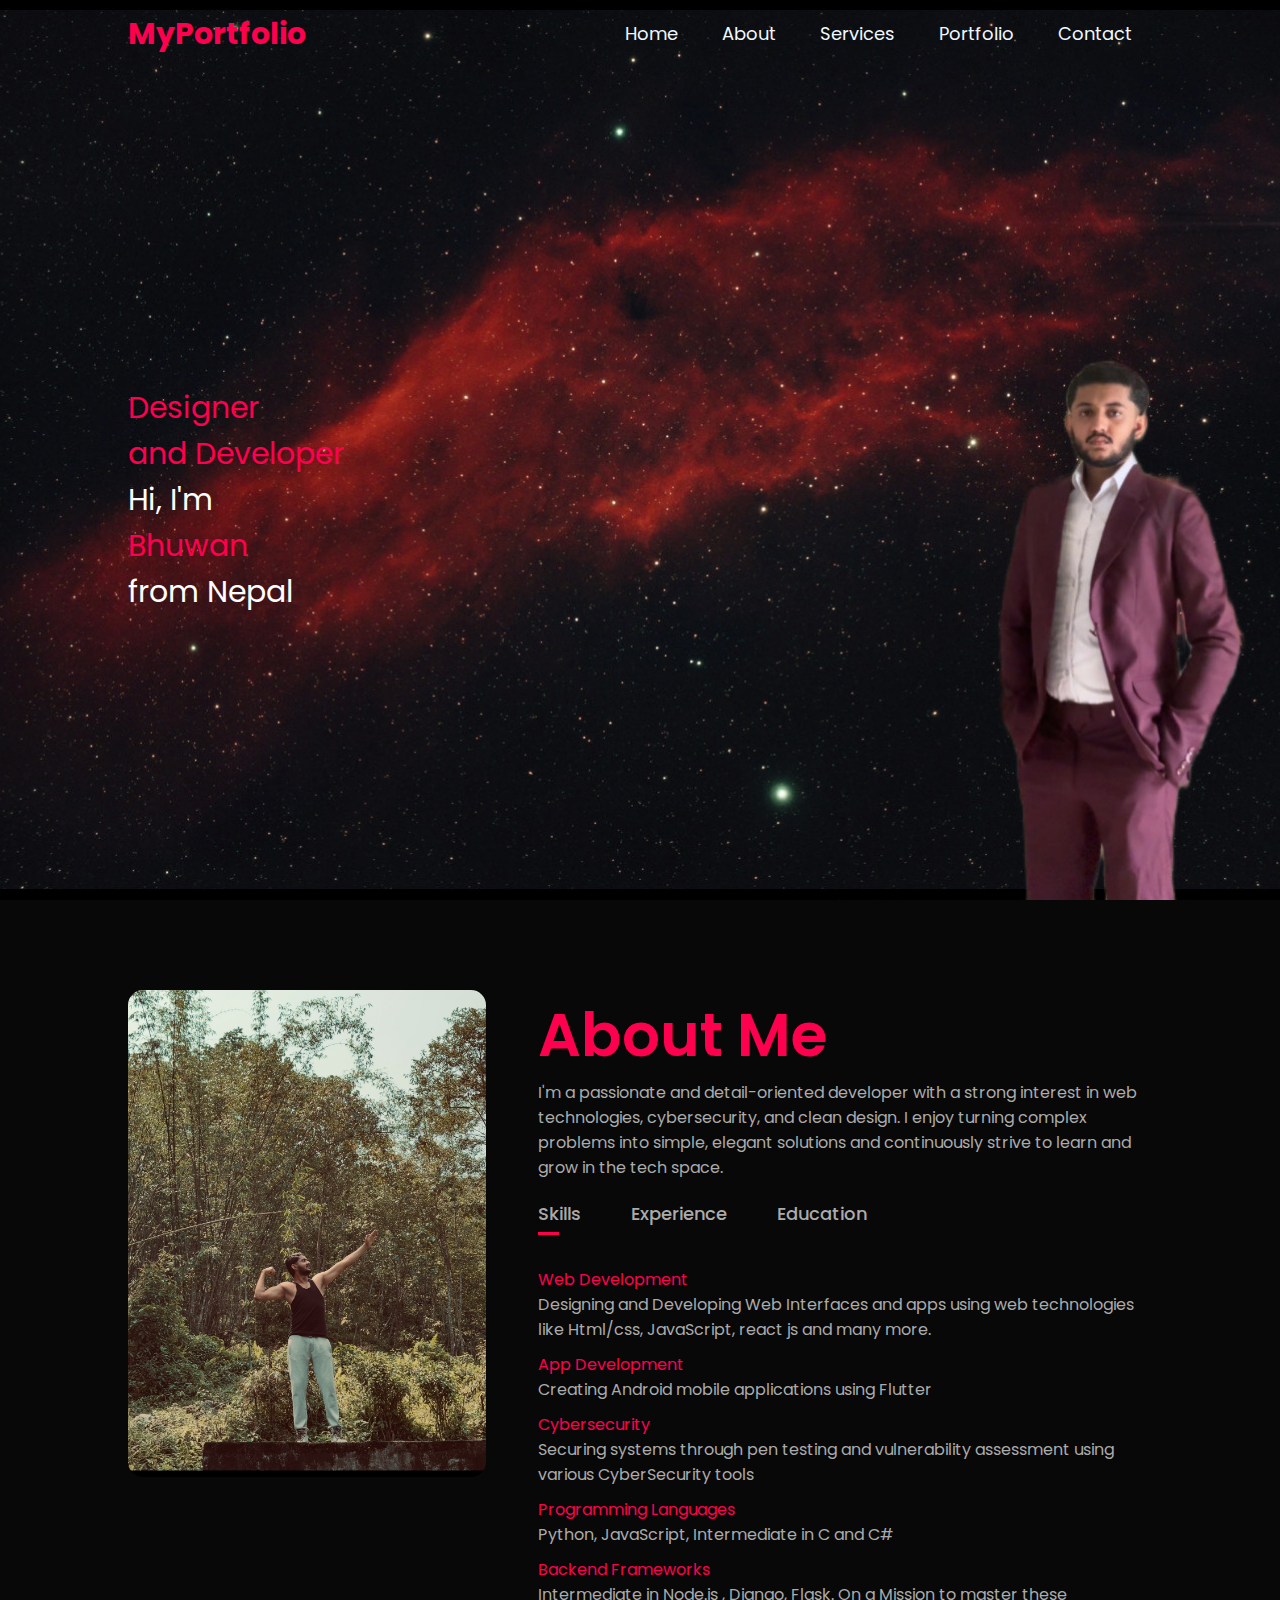
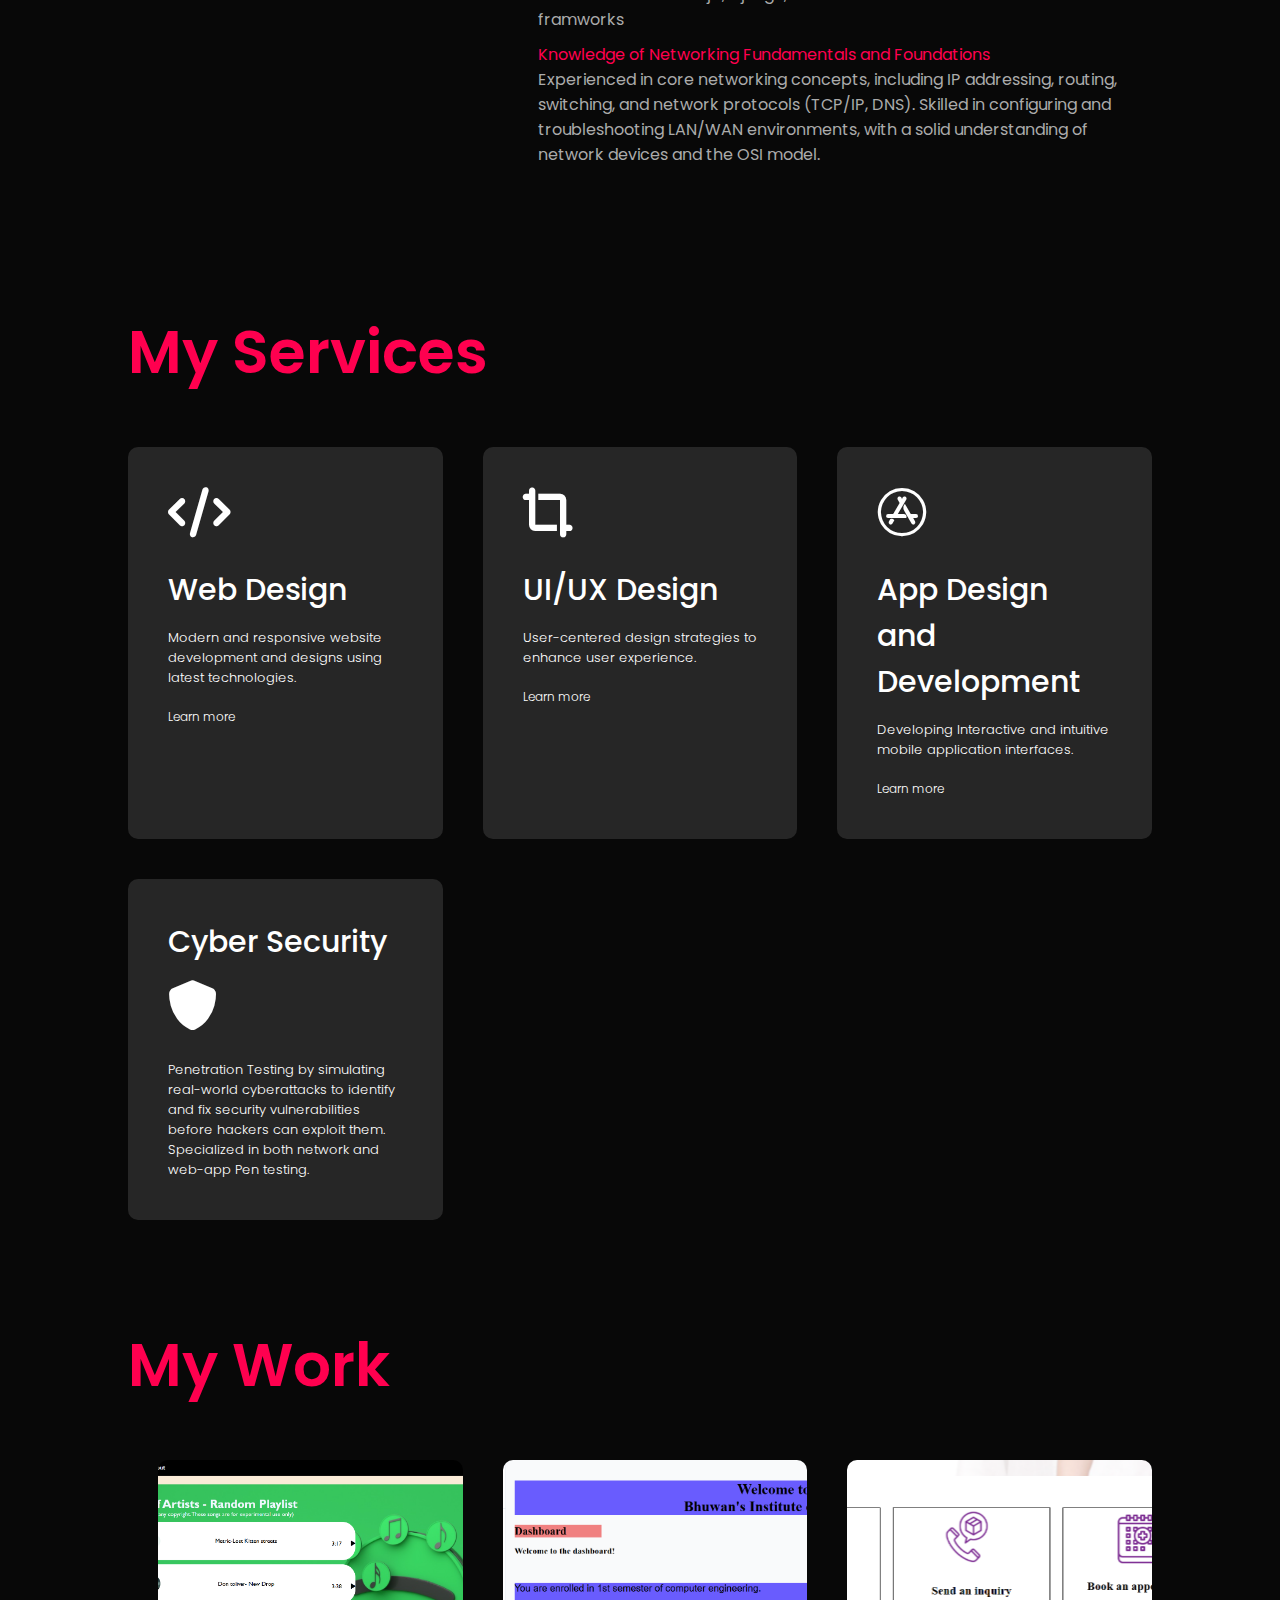
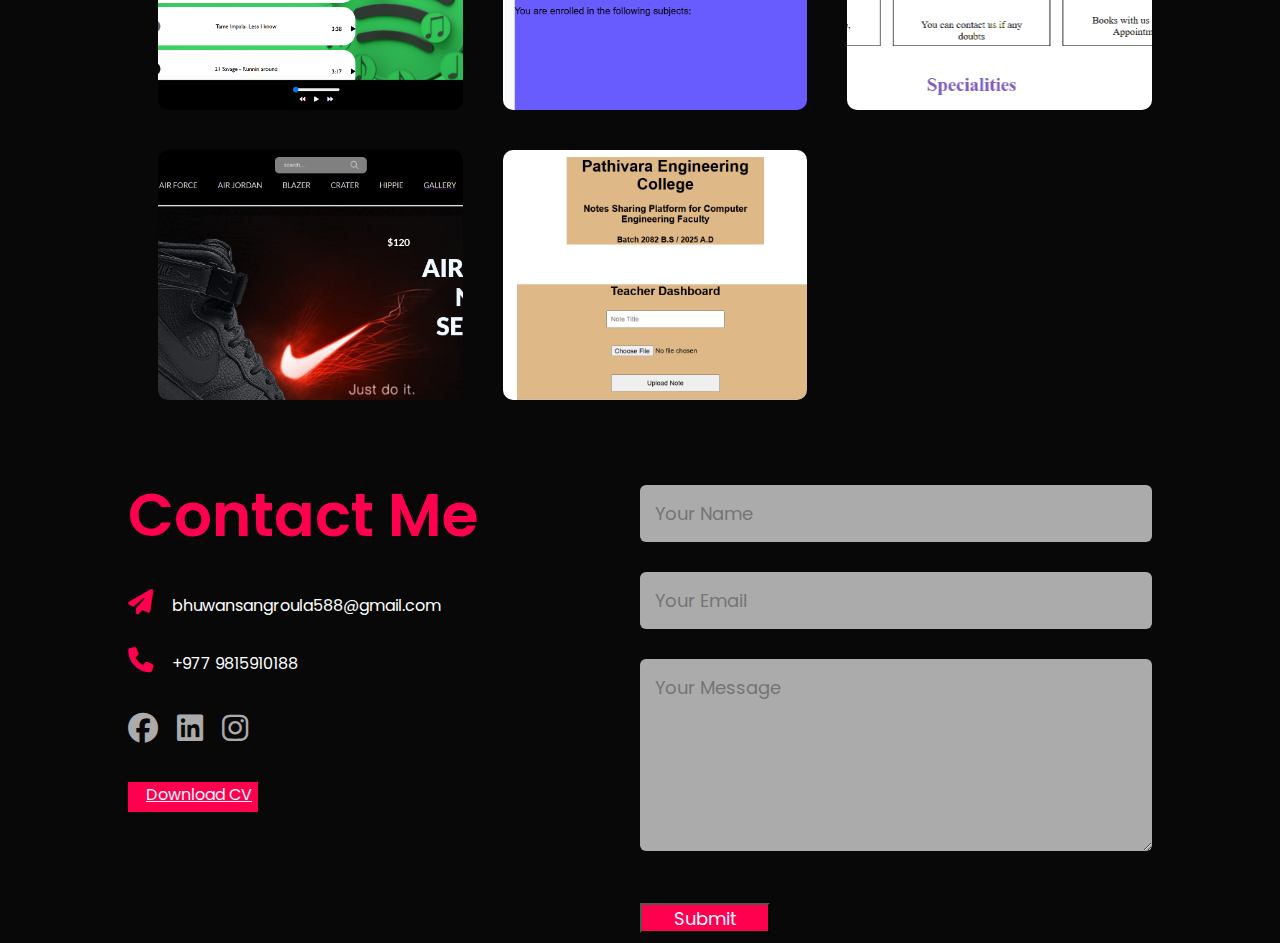
<file: index.html>
<!DOCTYPE html>
<html lang="en">
<head>
    <meta charset="UTF-8">
    <meta name="viewport" content="width=device-width, initial-scale=1.0">
    <title>Personal Portfolio</title>
    <link rel="stylesheet" href="style1.css">
    <link rel="stylesheet" href="https://cdnjs.cloudflare.com/ajax/libs/font-awesome/6.4.0/css/all.min.css">
        

    <link href="https://fonts.googleapis.com/css2?family=Poppins:wght@300;400;600&display=swap" rel="stylesheet">
</head>
<body>
    <!-- Header Section -->
    <div id="header">
        <div class="container">
            <nav>
                <h1 class="logo">MyPortfolio</h1>
                <ul id="sidemenu">
                    <li><a href="#header">Home</a></li>
                    <li><a href="#about">About</a></li>
                    <li><a href="#services">Services</a></li>
                    <li><a href="#portfolio">Portfolio</a></li>
                    <li><a href="#contact">Contact</a></li>
                    <i class="fas fa-times" onclick="closeMenu()"></i>
                </ul>
                <i class="fas fa-bars" onclick="openMenu()"></i>
            </nav>
            <div class="header-text">
                <p class="text">Designer <br>and Developer</p>
                <p class="bhuwan"> Hi, I'm <br><span class="bhuone">Bhuwan</span><br>from  Nepal</p>
            </div>
        </div>
    </div>

    <!-- About Section -->
    <div id="about">
        <div class="container">
            <div class="row">
                <div class="aboutcol1">
                    <img src="images/bb.jpeg" alt="My Photo">
                </div>
                <div class="aboutcol2">
                    <h1 class="subtitle">About Me</h1>
<p>
I'm a passionate and detail-oriented developer with a strong interest in web technologies, cybersecurity, and clean design. I enjoy turning complex problems into simple, elegant solutions and continuously strive to learn and grow in the tech space.
</p>

                    <div class="tabtitles">
                        <p class="tablinks activelink" onclick="opentab('skills')">Skills</p>
                        <p class="tablinks" onclick="opentab('experience')">Experience</p>
                        <p class="tablinks" onclick="opentab('education')">Education</p>
                    </div>

                    <div class="tabcontents activetab" id="skills">
                        <ul>
                            <li><span>Web Development</span><br>Designing and Developing Web Interfaces and apps using web technologies like Html/css, JavaScript, react js and many more.</li>
                            <li><span>App Development</span><br>Creating Android mobile applications using Flutter</li>
        <li><span>Cybersecurity</span><br>Securing systems through pen testing and vulnerability assessment using various CyberSecurity tools</li>
        <li><span>Programming Languages</span><br>Python, JavaScript, Intermediate in C and C#</li>
        <li><span>Backend Frameworks</span><br>Intermediate in Node.js , Django, Flask. On a Mission to master these framworks</li>
        <li><span>Knowledge of Networking Fundamentals and Foundations</span><br>Experienced in core networking concepts, including IP addressing, routing, switching, and network protocols (TCP/IP, DNS). Skilled in configuring and troubleshooting LAN/WAN environments, with a solid understanding of network devices and the OSI model.</li>

                        </ul>
                    </div>
                    <div class="tabcontents" id="experience">
                        <ul>
                            <li><span>2025 February - Present</span><br>(Part-Time/ On Call)Front-End Developer at Phoenix IT Solutions,Toronto, ON </li>
                        </ul>
                    </div>
                    <div class="tabcontents" id="education">
                        <ul>
                            <li><span>2025 - Present</span><br>Bachelor's Degree in Computer Engineering</li>
                            <li><span>2023 - 2025</span><br>Diploma in Network systems- Mohawk college, Canada</li>
                        </ul>
                    </div>
                </div>
            </div>
        </div>
    </div>

    <!-- Services Section -->
    <div id="services">
        <div class="container">
            <h1 class="subtitle">My Services</h1>
            <div class="serviceslist">
                <div>
                    <i class="fas fa-code"></i>
                    <h2>Web Design</h2>
                    <p>Modern and responsive website development and designs using latest technologies.</p>
                    <a href="#">Learn more</a>
                </div>
                <div>
                    <i class="fas fa-crop-alt"></i>
                    <h2>UI/UX Design</h2>
                    <p>User-centered design strategies to enhance user experience.</p>
                    <a href="#">Learn more</a>
                </div>
                <div>
                    <i class="fab fa-app-store"></i>
                    <h2>App Design and Development</h2>
                    <p>Developing Interactive and intuitive mobile application interfaces.</p>
                    <a href="#">Learn more</a>
                </div>
                <div>


<h2>Cyber Security</h2>
<i class="fa-solid fa-shield"></i>
<p>
Penetration Testing by simulating real-world cyberattacks to identify and fix security vulnerabilities before hackers can exploit them.
Specialized in both network and web-app Pen testing.
</p>



                </div>


            </div>
        </div>
    </div>

    <!-- Portfolio Section -->
    <div id="portfolio">
        <div class="container">
            <h1 class="subtitle">My Work</h1>
            <div class="worklist">
                <div class="work">
                    
                <div class="card">
<div class="card-inner">

    <div class="card-front">

                    <img src="images/clone.png" class="clone" alt="Project 1">
                    </div>
                    <div class="card-back">
                    <a href="spotifyclone.html">Spotify Clone <span class="clickme">(Click Me)</span></a>
                    <p>A Minimalistic Spotify Clone .</p>


</div>
</div>
</div>
                </div>



                


<div class="card">
    <div class="card-inner">
        <div class="card-front">
            <img src="images/onlineportalimg.png" class="clone" alt="">
        </div>
        <div class="card-back">
            <a href="sidebar.html">Online Portal for students <span class="clickme">(Click Me)</span></a>
        
        </div>
    </div>
</div>


<div class="card">
    <div class="card-inner">
        <div class="card-front">
            <img src="images/hospitalmainimg.png" class="clone" alt="">
        </div>
        <div class="card-back">
            <a href="hospital.html">Hospital Appointment Booking <span class="clickme">(Click Me)</span></a>
        
        </div>
    </div>
</div>




               

                         
                <div class="card">
<div class="card-inner">

    <div class="card-front">
                   <img src="images/sneaker.png" class="clone" alt="Project 2">
                   </div>
                   <div class="card-back">
                    <a href="shoes.html">Sneaker Website <span class="clickme">(Click Me)</span></a>
                    <p>Modern Sneakers Website.</p>

</div>
</div>
</div>


<div class="card">
    <div class="card-inner">
        <div class="card-front">
            <img src="images/teacherimg.png" class="clone" alt="">
        </div>
        <div class="card-back">
            <a href="login.html">NotesSharing Platform <span class="clickme">(Click Me)</span></a>
        
        </div>
    </div>
</div>





                
                
            </div>
        </div>
    </div>

    <!-- Contact Section -->
    <div id="contact">
        <div class="container">
            <div class="row">
                <div class="contactleft">
                    <h1 class="subtitle">Contact Me</h1>
                    <p><i class="fas fa-paper-plane"></i> bhuwansangroula588@gmail.com</p>
                    <p><i class="fas fa-phone"></i> +977 9815910188</p>
                    <div class="socialicons">
                        <a href="https://facebook.com"><i class="fab fa-facebook"></i></a>
                        <a href="#"><i class="fab fa-linkedin"></i></a>
                        <a href="https://www.instagram.com/_bhuone__/"><i class="fab fa-instagram"></i></a>
                    </div>
                    <a href="Bhuwan Sangroula- Resume.docx" download class="btn btn2"><span>Download CV</span></a>
                </div>
                <div class="contactright">
                    <form>
                        <input type="text" name="Name" placeholder="Your Name" required>
                        <input type="email" name="Email" placeholder="Your Email" required>
                        <textarea name="Message" rows="6" placeholder="Your Message"></textarea>
                        <button type="submit" class="btn btn2">Submit</button>
                    </form>
                </div>
            </div>
        </div>
    </div>

   <script>
        let tabLinks = document.getElementsByClassName("tablinks");
        let tabContents = document.getElementsByClassName("tabcontents");

        function opentab(tabName) {
            for (let link of tabLinks) {
                link.classList.remove("activelink");
            }
            for (let content of tabContents) {
                content.classList.remove("activetab");
            }
            event.currentTarget.classList.add("activelink");
            document.getElementById(tabName).classList.add("activetab");
        }

        function openMenu() {
            document.getElementById("sidemenu").style.right = "0";
        }

        function closeMenu() {
            document.getElementById("sidemenu").style.right = "-200px";
        }
    </script>
</body>
</html>
</file>
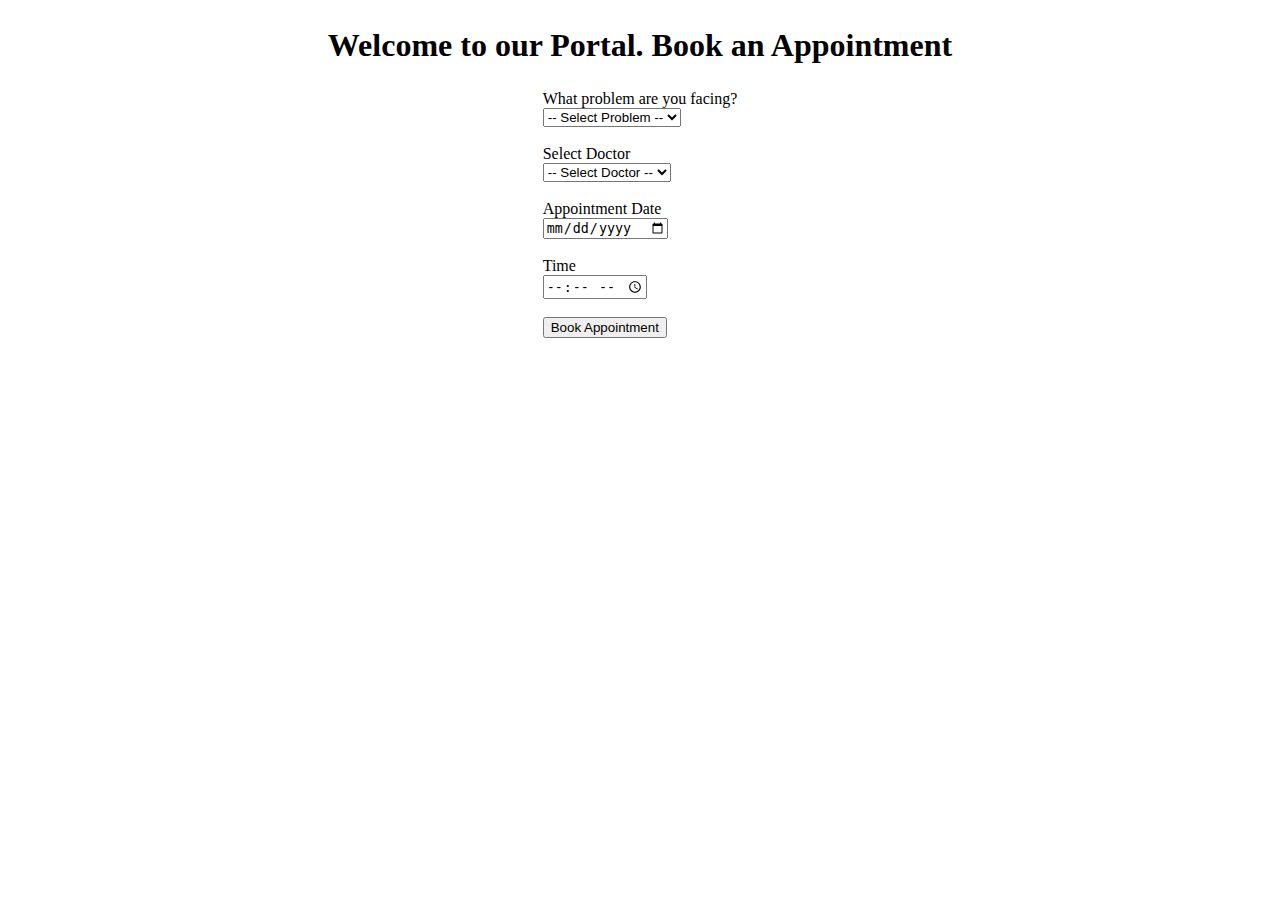
<file: appointment.html>
<!DOCTYPE html>
<html>
<head>
    <title>Book Appointment</title>

<style>
.container{
display:flex ;
justify-content: center;
flex-wrap: wrap;
}

h2{
    text-align: center;
    font-size: 32px;
}


</style>


</head>



<body>


<h2>Welcome to our Portal. Book an Appointment</h2>
<div class="container">





<form id="appointmentForm">

    <!-- Problem selection -->
    <label>What problem are you facing?</label><br>
    <select id="problem" onchange="loadDoctors()" required>
        <option value="">-- Select Problem --</option>
        <option value="heart">Heart Problem</option>
        <option value="skin">Skin Problem</option>
        <option value="eye">ENT Problem</option>
        <option value="Diet">Diet and Nutrition</option>
        <option value="Dental">Dental Problem</option>
        <option value="overall">Physician</option>
        <option value="Bones">Orthopeadic</option>
        <option value="urine">Urologist</option>
    </select><br><br>

    <!-- Doctor selection -->
    <label>Select Doctor</label><br>
    <select id="doctor" required>
        <option value="">-- Select Doctor --</option>
    </select><br><br>

    <!-- Date -->
    <label>Appointment Date</label><br>
    <input type="date" required><br><br>

    <!-- Time -->
    <label>Time</label><br>
    <input type="time" required><br><br>

    <button type="submit">Book Appointment</button>
</form>


</div>






<script >



function loadDoctors() {
    const problem = document.getElementById("problem").value;
    const doctorSelect = document.getElementById("doctor");

    doctorSelect.innerHTML = '<option value="">-- Select Doctor --</option>';

    const doctors = {
        heart: ["Dr. Sharma (Cardiologist)", "Dr. Mehta (Heart Specialist)"],
        skin: ["Dr. Roy (Dermatologist)", "Dr. Khan (Skin Specialist)"],
        eye: ["Dr. Verma (Ophthalmologist)", "Dr. Patel (Eye Specialist)"],
        Diet: ["Dr. Bhuwan (Dietrician)"],
        Dental: ["Dr. Bhuwan (Dentist)"],
        overall: ["Dr. Bhuwan (General Physician)"],
    };

    if (doctors[problem]) {
        doctors[problem].forEach(doc => {
            let option = document.createElement("option");
            option.text = doc;
            option.value = doc;
            doctorSelect.add(option);
        });
    }
}









</script>

</body>
</html>
</file>
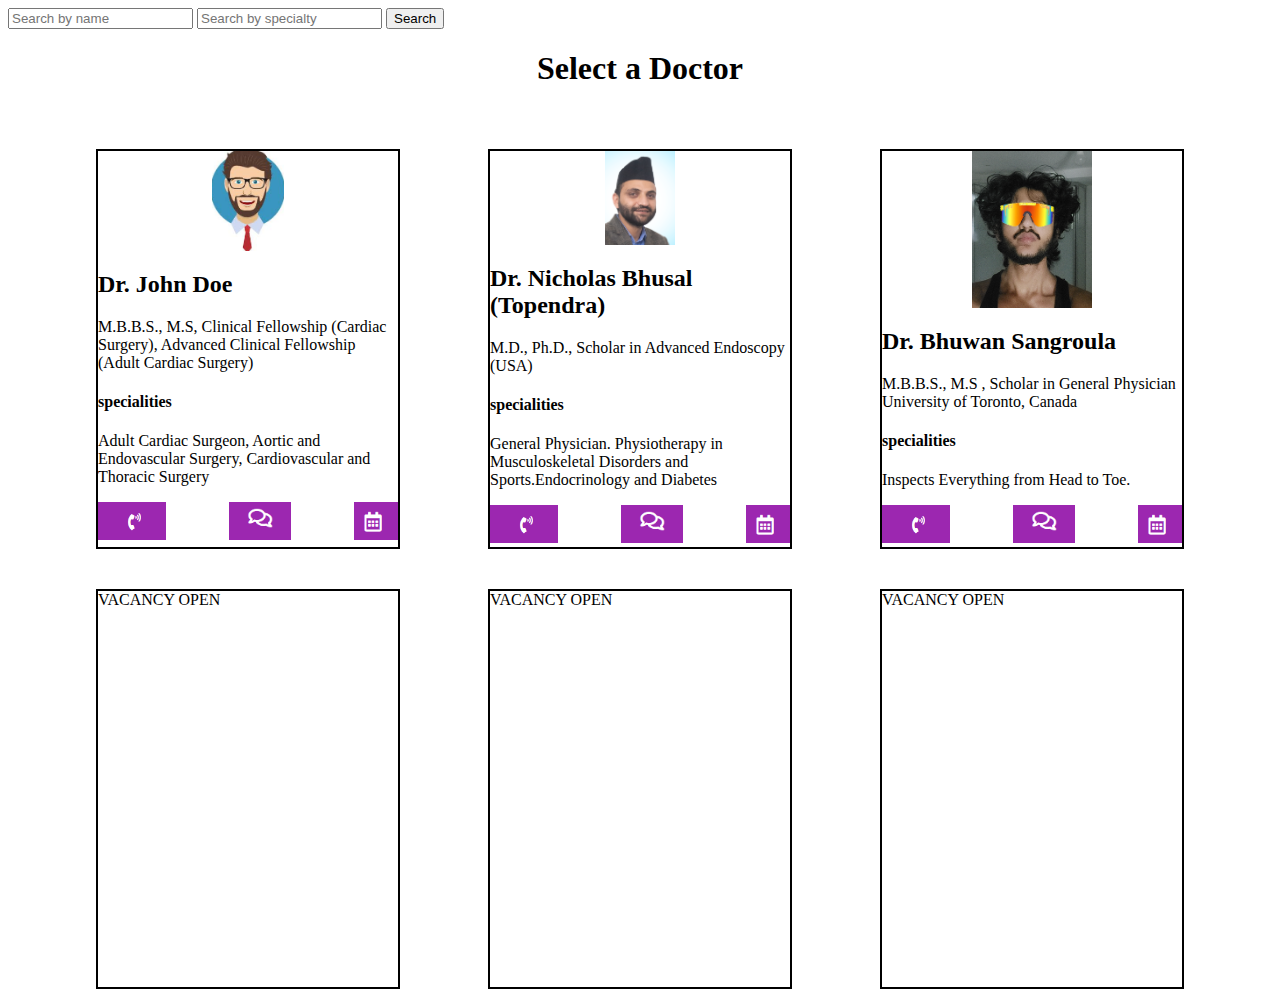
<file: find-doctor.html>
<!DOCTYPE html>
<html lang="en">
<head>
    <meta charset="UTF-8">
    <meta name="viewport" content="width=device-width, initial-scale=1.0">
    <title>Find a Doctor</title>
    <link rel="stylesheet" href="find-doctor.css">
</head>
<body>
    <div class="search-container">
        <input type="text" id="searchName" placeholder="Search by name">
        <input type="text" id="searchSpecialty" placeholder="Search by specialty">
        <button onclick="searchDoctors()">Search</button>
    </div>

    <div id="doctorList">
        <!-- List of doctors will appear here -->
    </div>



    <h1 style="text-align: center;">Select a Doctor</h1>




    <div class="doccontainer">




<div class="doc1">

 <div class="docimg"><img src="images1/johndoe.png" alt=""></div>

 <h2>Dr. John Doe</h2>

<p>
    M.B.B.S., M.S, Clinical Fellowship (Cardiac Surgery), Advanced Clinical Fellowship (Adult Cardiac Surgery)
</p>    

<h4>specialities</h4>

<p>
    Adult Cardiac Surgeon, Aortic and Endovascular Surgery, Cardiovascular and Thoracic Surgery
</p>

<div class="icons">

<img 
  src="images1/phoneicon.png" 
  alt="Call"
  onclick="alert('Dr. John Doe\nPhone: +91 98765 43210\nEmail: johndoe@hospital.com')"
>

<img src="images1/enquiry.png" alt="" id="inquiryBtn">
   <a href="appointment.html"><img src="images1/appointment.png" alt=""></a> 

</div>



</div>

<!--doc1 closed-->


<div class="doc2">




 <div class="docimg"><img src="images1/nicholoas.png" alt=""></div>
  <h2>Dr. Nicholas Bhusal (Topendra)</h2>

<p>
   M.D., Ph.D., Scholar in Advanced Endoscopy (USA)
</p>    

<h4>specialities</h4>

<p>
General Physician. Physiotherapy in Musculoskeletal Disorders and Sports.Endocrinology and Diabetes


</p>

<div class="icons">

<img 
  src="images1/phoneicon.png" 
  alt="Call"
  onclick="alert('Dr. Nicholas Bhusal\nPhone: +91 98765 43210\nEmail: nicholastopey@hospital.com')"
>

<img src="images1/enquiry.png" alt="" id="inquiryBtn2">
   <a href="appointment.html"><img src="images1/appointment.png" alt=""></a> 

</div>

<!--doc2 div close-->



</div>
<div class="doc3">
    
 <div class="docimg"><img src="images1/Bhuwanimg.png" alt=""></div>

 <h2>Dr. Bhuwan Sangroula</h2>

<p>
    M.B.B.S., M.S , Scholar in General Physician University of Toronto, Canada
</p>    

<h4>specialities</h4>

<p>
    Inspects Everything from Head to Toe.
</p>

<div class="icons">

<img 
  src="images1/phoneicon.png" 
  alt="Call"
  onclick="alert('Dr. Bhuwan Sangroula\nPhone: +91 98765 43210\nEmail: bh-fuckin-won@hospital.com')"
>

<img src="images1/enquiry.png" alt="" id="inquiryBtn3">
   <a href="appointment.html"><img src="images1/appointment.png" alt=""></a> 

</div>



</div>
</div>

</div>

<!--doccontainer closed-->





<div class="doccontainer2">

<div class="doc4"> VACANCY OPEN</div>
<div class="doc5"> VACANCY OPEN</div>
<div class="doc6"> VACANCY OPEN</div>


</div>



<div id="inquiryModal" style="
    display:none;
    position:fixed;
    inset:0;
    background:rgba(0,0,0,0.6);
    z-index:9999;
">
    <div style="
        background:#fff;
        width:90%;
        max-width:400px;
        margin:80px auto;
        padding:20px;
        border-radius:8px;
    ">
        <span onclick="closeInquiry()" style="float:right; cursor:pointer; font-size:20px;">×</span>

        <h3>Patient Inquiry</h3>

        <form>
            <input type="text" placeholder="Patient Name" required style="width:100%; margin-bottom:10px;">
            <input type="text" placeholder="Address" required style="width:100%; margin-bottom:10px;">
            <input type="email" placeholder="Email" required style="width:100%; margin-bottom:10px;">
            <input type="tel" placeholder="Phone" required style="width:100%; margin-bottom:10px;">
            <textarea placeholder="Message" required style="width:100%; margin-bottom:10px;"></textarea>

            <button type="submit" style="width:100%; padding:10px; background:#8e24aa; color:white; border:none;">
                Submit
            </button>
        </form>
    </div>
</div>










     
    <script>
        
        //  doctor database
        const doctors = [
            { name: 'Dr. John Doe', specialty: 'Cardiology' },
            { name: 'Dr. Jane Smith', specialty: 'Neurology' },
            { name: 'Dr. Emily Johnson', specialty: 'Pediatrics' },
            { name:  'Dr.Bhuwan Sangroula', specialty: 'Gynologist'},
            { name:  'Dr.Bhuwan Sangroula', specialty: 'Denstist, eye'},
            { name:  'Dr.Nicholas Bhusal', specialty: 'Physician'},
            { name:  'Dr.Bhuwan Sangroula', specialty: 'Physician'},
        ];

        function searchDoctors() {
            const name = document.getElementById('searchName').value.toLowerCase();
            const specialty = document.getElementById('searchSpecialty').value.toLowerCase();
            const filteredDoctors = doctors.filter(doctor => 
                doctor.name.toLowerCase().includes(name) &&
                doctor.specialty.toLowerCase().includes(specialty)
            );

            displayDoctors(filteredDoctors);
        }

        function displayDoctors(doctors) {
            const doctorList = document.getElementById('doctorList');
            doctorList.innerHTML = '';
            doctors.forEach(doctor => {
                const doctorElement = document.createElement('div');
                doctorElement.classList.add('doctor');
                doctorElement.innerHTML = `
                    <h4>${doctor.name}</h4>
                    <p>${doctor.specialty}</p>
                `;
                doctorList.appendChild(doctorElement);
            });

        }

        // making the inquirybtn functionable

document.getElementById("inquiryBtn").addEventListener("click", function () {
    document.getElementById("inquiryModal").style.display = "block";
});

function closeInquiry() {
    document.getElementById("inquiryModal").style.display = "none";
}

document.getElementById("inquiryBtn2").addEventListener("click", function () {
    document.getElementById("inquiryModal").style.display = "block";
});

function closeInquiry() {
    document.getElementById("inquiryModal").style.display = "none";
}



document.getElementById("inquiryBtn3").addEventListener("click", function () {
    document.getElementById("inquiryModal").style.display = "block";
});

function closeInquiry() {
    document.getElementById("inquiryModal").style.display = "none";
}



    </script>
</body>
</html>
</file>
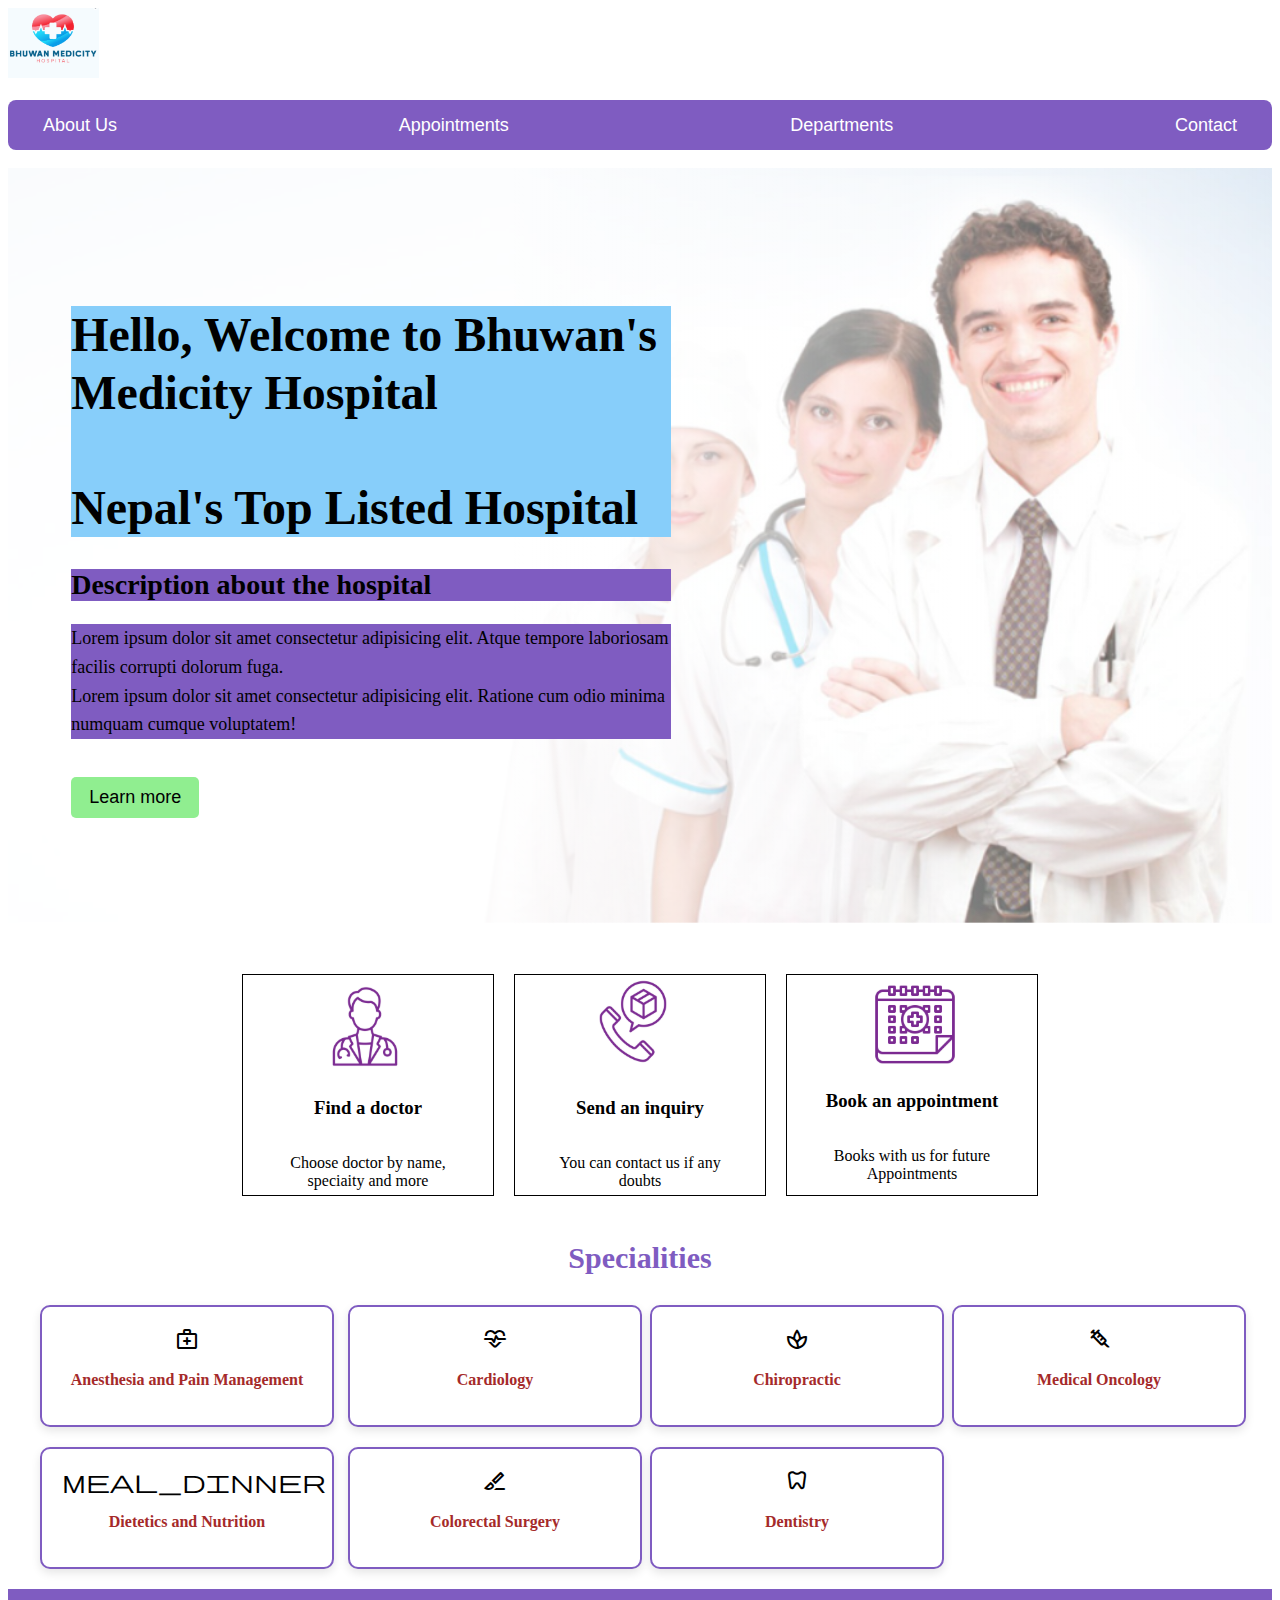
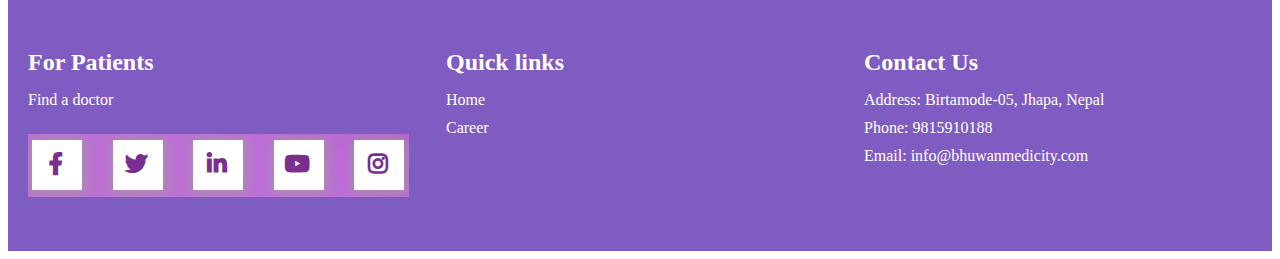
<file: hospital.html>
<!DOCTYPE html>
<html lang="en">
<head>
    <meta charset="UTF-8">
    <meta name="viewport" content="width=device-width, initial-scale=1.0">
    <title>Document</title>
    <link rel="stylesheet" href="hos.css">
<link rel="stylesheet" href="https://fonts.googleapis.com/css2?family=Material+Symbols+Rounded:opsz,wght,FILL,GRAD@20..48,100..700,0..1,-50..200" />

</head>
<body>
    <div class="nav">
        <div class="hoslogo"><img src="images1/hoslogo.png" alt=""></div>
        <ul class="nav-links">
           <a href="#aboutus" ><li>About Us</li> </a>
           <a href="appointment.html"><li>Appointments</li> </a>
           <a href="#department"><li>Departments</li></a> 
           <a href="#contact"> <li>Contact</li></a>
        
        </ul>



    </div>

   <div class="hero">
    <div class="hero-content">
        <h1 id="home">
            Hello, Welcome to Bhuwan's Medicity Hospital
            
            <br><br><span>Nepal's Top Listed Hospital</span>
        </h1>

        <h2>Description about the hospital</h2>

        <p>
            Lorem ipsum dolor sit amet consectetur adipisicing elit.
            Atque tempore laboriosam facilis corrupti dolorum fuga. <br>
            Lorem ipsum dolor sit amet consectetur adipisicing elit. Ratione cum odio minima numquam cumque voluptatem!
        </p>

        <a href="#aboutus"><button class="learnmore">Learn more</button></a>
    </div>
</div>


<div class="cards">

<div class="card1" onclick="openFindDoctorPage()">
     
     <div class="inside" id="find" >
     <img src="images1/find.png" alt="">
    <h3>Find a doctor</h3>
    <p>Choose doctor by name,  <br>speciaity
         and more </p>
    </div>

</div>


<div class="card2">

    <div class="inside" >
<img src="images1/inquiry.png" alt="" id="inquiryBtn">  
<h3>Send an inquiry</h3>
<p>You can contact us if any <br>
     doubts</p>
</div>

</div>



<div class="card3" id="appointment" onclick="openAppointmentPage()">

    <div class="inside">
<img src="images1/book.png" alt="">
<h3>Book an appointment</h3>
<p>Books with us for future Appointments</p>
</div> 
<!--inside div close-->

</div>
 <!--card3 close-->





</div>

<!--cards div close-->

<div class="specialties-container" id="department">

    <div class="specialties-header">
      <h2>Specialities</h2>
    </div>

    <div class="specialties-grid">

      <div class="specialty">
        <span class="material-symbols-rounded">medical_services</span>
        <p>Anesthesia and Pain Management</p>
      </div>

      <div class="specialty">
        <span class="material-symbols-rounded">cardiology</span>
        <p>Cardiology</p>
      </div>

      <div class="specialty">
       <span class="material-symbols-rounded">spa</span>

        <p>Chiropractic</p>
      </div>

      <div class="specialty">
          <span class="material-symbols-rounded">syringe</span>
        <p>Medical Oncology</p>
      </div>

      <div class="specialty">
          <span class="material-symbols-rounded">meal_dinner</span>
        <p>Dietetics and Nutrition</p>
      </div>

      <div class="specialty">
        <span class="material-symbols-rounded">surgical</span>
        <p>Colorectal Surgery</p>
      </div>
     
      <div class="specialty">
          <span class="material-symbols-rounded">dentistry</span>
        <p>Dentistry</p>
      </div>

    </div>
  </div>



  <div class="footer" id="aboutus">

    <div class="footer-col">
        <h2>For Patients</h2>
        <ul>
            <li><a href="#find">Find a doctor</a></li>
            <li class="socialicons">
                <img src="images1/socialicons.png" alt="">
            </li>
        </ul>
    </div>

    <div class="footer-col">
        <h2>Quick links</h2>
        <ul>
            <li><a href="#home">Home</a></li>
            <li>Career</li>
        </ul>
    </div>

    <div class="footer-col">
        <h2 id="contact">Contact Us</h2>
        <ul>
            <li>Address: Birtamode-05, Jhapa, Nepal</li>
            <li>Phone: 9815910188</li>
            <li>Email: info@bhuwanmedicity.com</li>
        </ul>
    </div>

</div>




<div id="inquiryModal" style="
    display:none;
    position:fixed;
    inset:0;
    background:rgba(0,0,0,0.6);
    z-index:9999;
">
    <div style="
        background:#fff;
        width:90%;
        max-width:400px;
        margin:80px auto;
        padding:20px;
        border-radius:8px;
    ">
        <span onclick="closeInquiry()" style="float:right; cursor:pointer; font-size:20px;">×</span>

        <h3>Patient Inquiry</h3>

        <form>
            <input type="text" placeholder="Patient Name" required style="width:100%; margin-bottom:10px;">
            <input type="text" placeholder="Address" required style="width:100%; margin-bottom:10px;">
            <input type="email" placeholder="Email" required style="width:100%; margin-bottom:10px;">
            <input type="tel" placeholder="Phone" required style="width:100%; margin-bottom:10px;">
            <textarea placeholder="Message" required style="width:100%; margin-bottom:10px;"></textarea>

            <button type="submit" style="width:100%; padding:10px; background:#8e24aa; color:white; border:none;">
                Submit
            </button>
        </form>
    </div>
</div>






<script>



function openFindDoctorPage() {
    window.location.href = 'find-doctor.html';  // Redirect to the find-doctor page
}




function openAppointmentPage() {
    window.location.href = "appointment.html";
}



document.getElementById("inquiryBtn").addEventListener("click", function () {
    document.getElementById("inquiryModal").style.display = "block";
});

function closeInquiry() {
    document.getElementById("inquiryModal").style.display = "none";
}


</script>

</body>
</html>
</file>
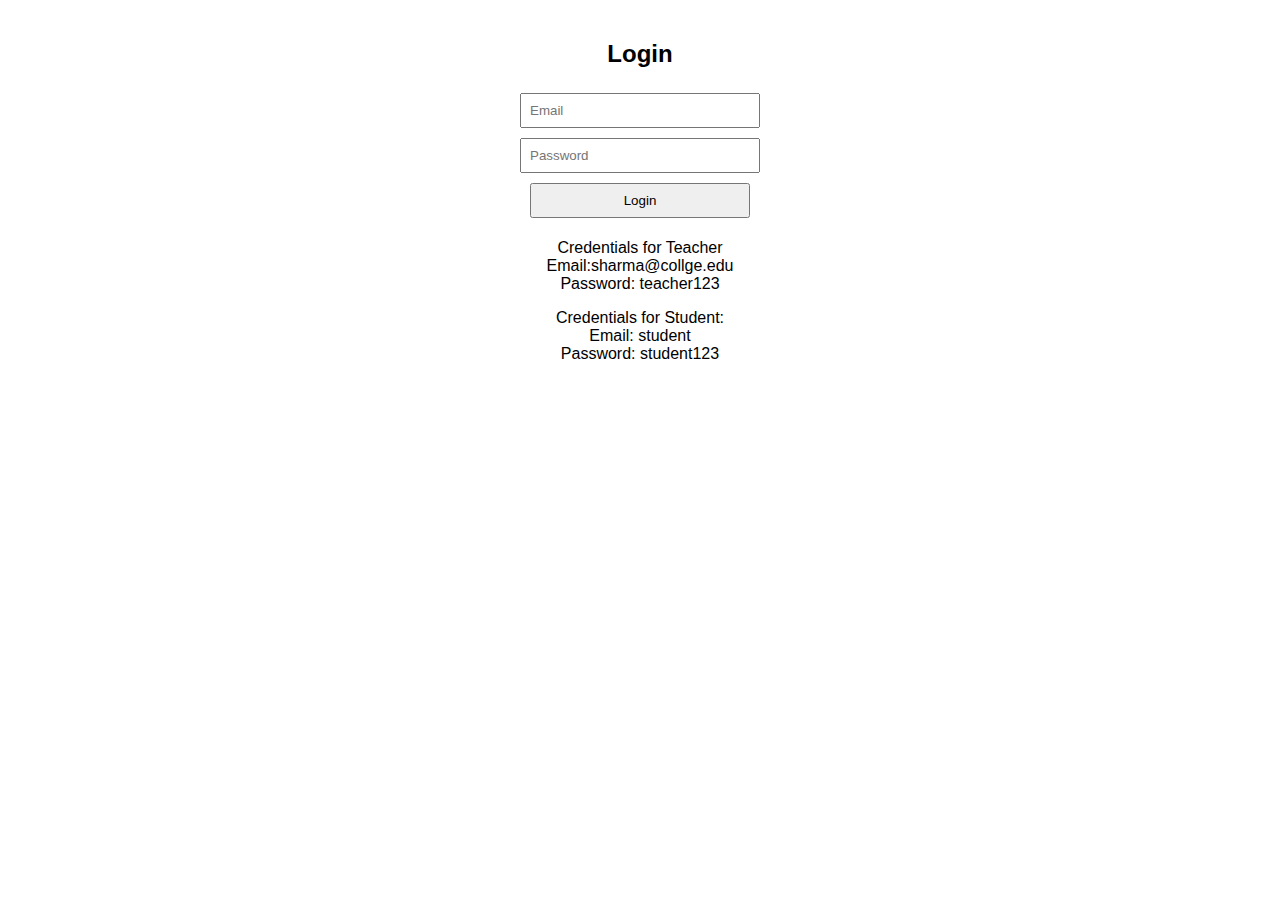
<file: login.html>
<!DOCTYPE html>
<html>
<head>
  <title>Login</title>
  <link rel="stylesheet" href="style67.css">
</head>
<body>

<h2>Login</h2>

<input type="email" id="loginEmail" placeholder="Email"><br>
<input type="password" id="loginPassword" placeholder="Password"><br>

<button onclick="login()">Login</button>

<p>Credentials for Teacher <br>
  Email:sharma@collge.edu <br>
  Password: teacher123
</p>

<p>
  Credentials for Student: <br>
  Email: student <br>
  Password: student123
</p>

<script src="script.js"></script>
</body>
</html>
</file>
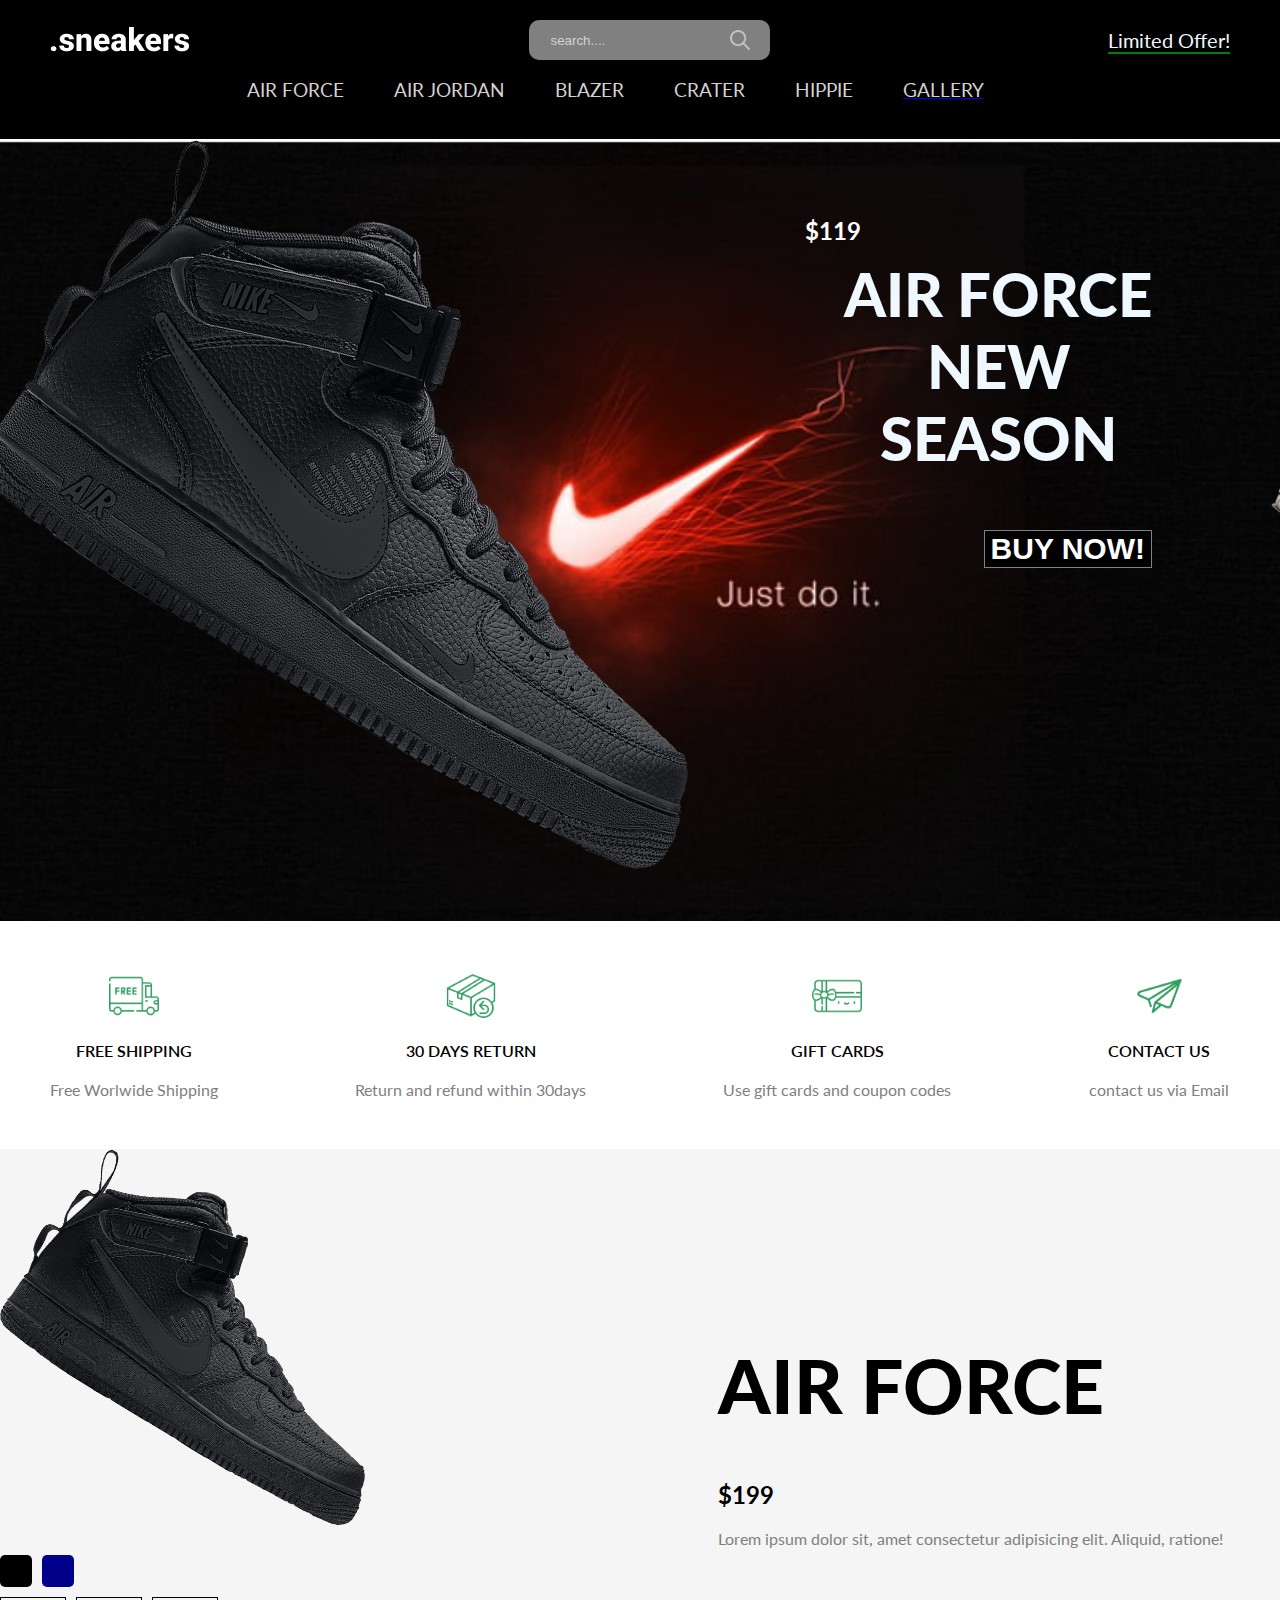
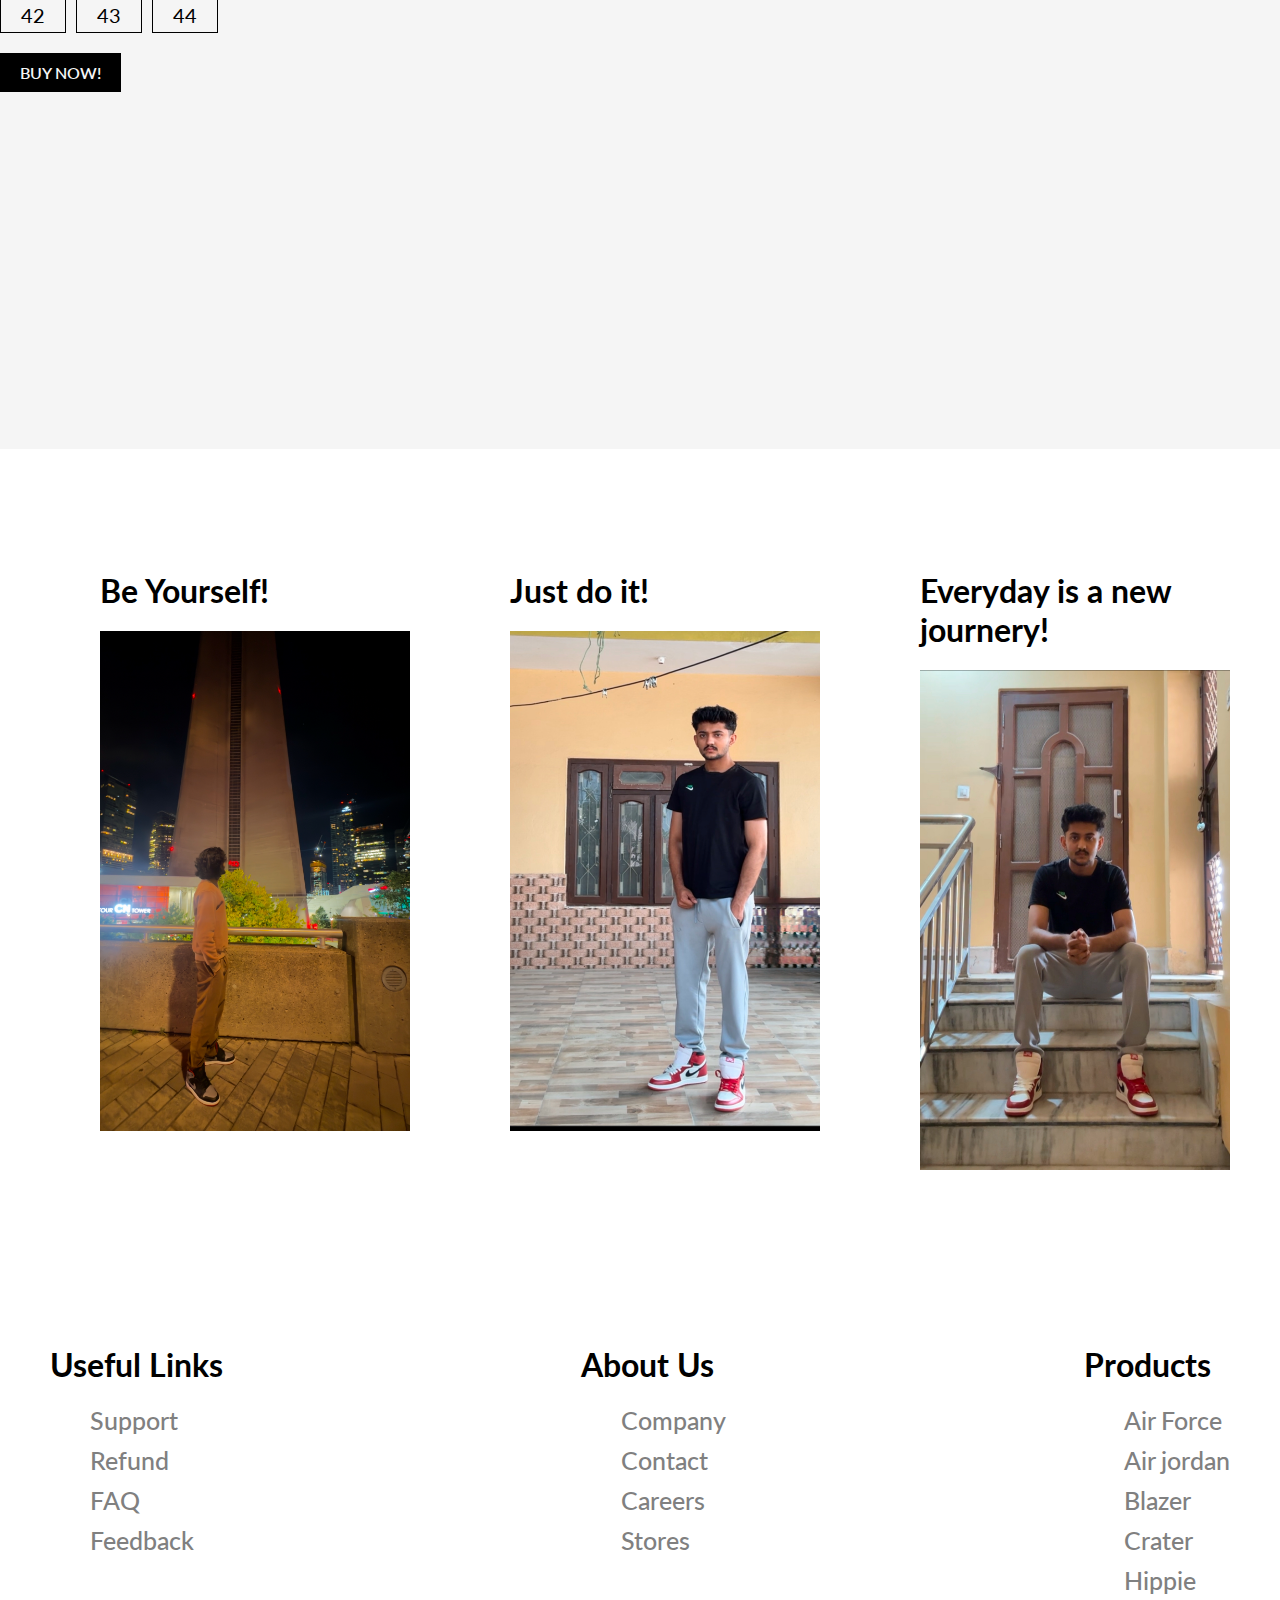
<file: shoes.html>
<!DOCTYPE html>
<html lang="en">
<head>
    <meta charset="UTF-8">
    <meta name="viewport" content="width=device-width, initial-scale=1.0">
   <link rel="preconnect" href="https://fonts.googleapis.com">
<link rel="preconnect" href="https://fonts.gstatic.com" crossorigin>
<link href="https://fonts.googleapis.com/css2?family=Lato:ital,wght@0,100;0,300;0,400;0,700;0,900;1,100;1,300;1,400;1,700;1,900&display=swap" rel="stylesheet">
<link rel="stylesheet" href="shoes.css">   
<title>Document</title>
</head>


<body>
    <nav>
<div class="navtop">
    <div class="navitem">
        <img src="img/sneakers.png" alt="">
    </div>
<div class="navitem">
    <div class="search">
        <input type="text"  placeholder="search...." class="searchinput">
        <img src="img/search.png" width="20" height="20" class="searchicon" alt="">
    </div>
</div>

    <div class="navitem">
        <span class="limitedoffer">Limited Offer!</span>
    </div>
</div>

<div class="navbottom">
    <h3 class="menuitem">AIR FORCE</h3>
    <h3 class="menuitem">AIR JORDAN</h3>
    <h3 class="menuitem">BLAZER</h3>
    <h3 class="menuitem">CRATER</h3>
    <h3 class="menuitem">HIPPIE</h3>
   <a href="#gallery"><h3 class="menuitem">GALLERY</h3></a> 
</div>
    </nav>

<div class="slider">
<div class="sliderwrapper">
    
    <div class="slideritem">
        <img src="img/air.png" alt="" class="sliderimg">
        <div class="sliderbg"></div>
        <h1 class="slidertitle">AIR FORCE <br> NEW <br> SEASON</h1>
        <h2 class="sliderprice">$119</h2>
        <a href="#product">
        <button class="buybutton">BUY NOW!</button>
        </a>
    </div>

    <div class="slideritem">
        <img src="img/jordan.png" alt="" class="sliderimg">
        <div class="sliderbg"></div>
        <h1 class="slidertitle">AIR FORCE <br> NEW <br> SEASON</h1>
        <h2 class="sliderprice">$149</h2>
         <a href="#product">
        <button class="buybutton">BUY NOW!</button>
        </a>
    </div>

    <div class="slideritem">
        <img src="img/blazer.png" alt="" class="sliderimg">
        <div class="sliderbg"></div>
        <h1 class="slidertitle">AIR FORCE <br> NEW <br> SEASON</h1>
        <h2 class="sliderprice">$109</h2>
         <a href="#product">
        <button class="buybutton">BUY NOW!</button>
        </a>
    </div>

    <div class="slideritem">
        <img src="img/crater.png" alt="" class="sliderimg">
        <div class="sliderbg"></div>
        <h1 class="slidertitle">AIR FORCE <br> NEW <br> SEASON</h1>
        <h2 class="sliderprice">$129</h2>
         <a href="#product">
        <button class="buybutton">BUY NOW!</button>
        </a>
    </div>

    <div class="slideritem">
        <img src="img/hippie.png" alt="" class="sliderimg">
        <div class="sliderbg"></div>
        <h1 class="slidertitle">AIR FORCE <br> NEW <br> SEASON</h1>
        <h2 class="sliderprice">$99</h2>
         <a href="#product">
        <button class="buybutton">BUY NOW!</button>
        </a>
    </div>


</div>

</div>



    <div class="features">

    <div class="feature">
        <img src="img/shipping.png" alt="" class="featureicon">
        <span class="featuretitle">FREE SHIPPING</span>
        <span class="featuredescription">Free Worlwide Shipping</span>
    </div>

    <div class="feature">
        <img src="img/return.png" alt="" class="featureicon">
        <span class="featuretitle">30 DAYS RETURN</span>
        <span class="featuredescription">Return and refund within 30days</span>
    </div>
    
    <div class="feature">
        <img src="img/gift.png" alt="" class="featureicon">
        <span class="featuretitle">GIFT CARDS</span>
        <span class="featuredescription">Use gift cards and coupon codes</span>
    </div>
   
    <div class="feature">
        <img src="img/contact.png" alt="" class="featureicon">
        <span class="featuretitle">CONTACT US</span>
        <span class="featuredescription">contact us via Email</span>
    </div>




</div>


<div id="product" class="product">
<img src="img/air.png" alt="" class="productimg">
<div class="productdetails">
    <h1 class="producttitle">AIR FORCE</h1>
    <h2 class="productprice">$199</h2>
    <p class="productdesc">Lorem ipsum dolor sit, amet consectetur adipisicing elit. Aliquid, ratione!</p>
    
</div>

<div class="colors">
    <div class="color"></div>
    <div class="color"></div>

</div>
<div class="sizes">
<div class="size">42</div>
<div class="size">43</div>
<div class="size">44</div>

</div>

<div class="productbutton">BUY NOW!</div>


</div>
<div id="gallery" class="gallery">

<div class="galleryitem">
<h1 class="gallerytitle">Be Yourself!</h1>
<img src="images/cement grey.jpg" alt="" class="galleryimg">

</div>

   
<div class="galleryitem">
<h1 class="gallerytitle">Just do it!</h1>
<img src="images/stand red.jpg" alt="" class="galleryimg">

</div>

   
<div class="galleryitem">
<h1 class="gallerytitle">Everyday is a new journery!</h1>
<img src="images/red.jpg" alt="" class="galleryimg">

</div>



</div>

<footer>
<div class="footerleft">
<div class="footermenu">
    <h1 class="fmenutitle">Useful Links</h1>
    <ul class="fmenulist">
        <li class="flistitem">Support</li>
        <li class="flistitem">Refund</li>
        <li class="flistitem">FAQ</li>
        <li class="flistitem">Feedback</li>
        
    </ul>
</div>


<div class="footermenu">
    <h1 class="fmenutitle">About Us</h1>
    <ul class="fmenulist">
        <li class="flistitem">Company</li>
        <li class="flistitem">Contact</li>
        <li class="flistitem">Careers</li>
        <li class="flistitem">Stores</li>
        
    </ul>
</div>

<div class="footermenu">
    <h1 class="fmenutitle">Products</h1>
    <ul class="fmenulist">
        <li class="flistitem">Air Force</li>
        <li class="flistitem">Air jordan</li>
        <li class="flistitem">Blazer</li>
        <li class="flistitem">Crater</li>
        <li class="flistitem">Hippie</li>
        
    </ul>
</div>










</div>



</footer>


    <script src="app.js"></script>
</body>
</html>
</file>
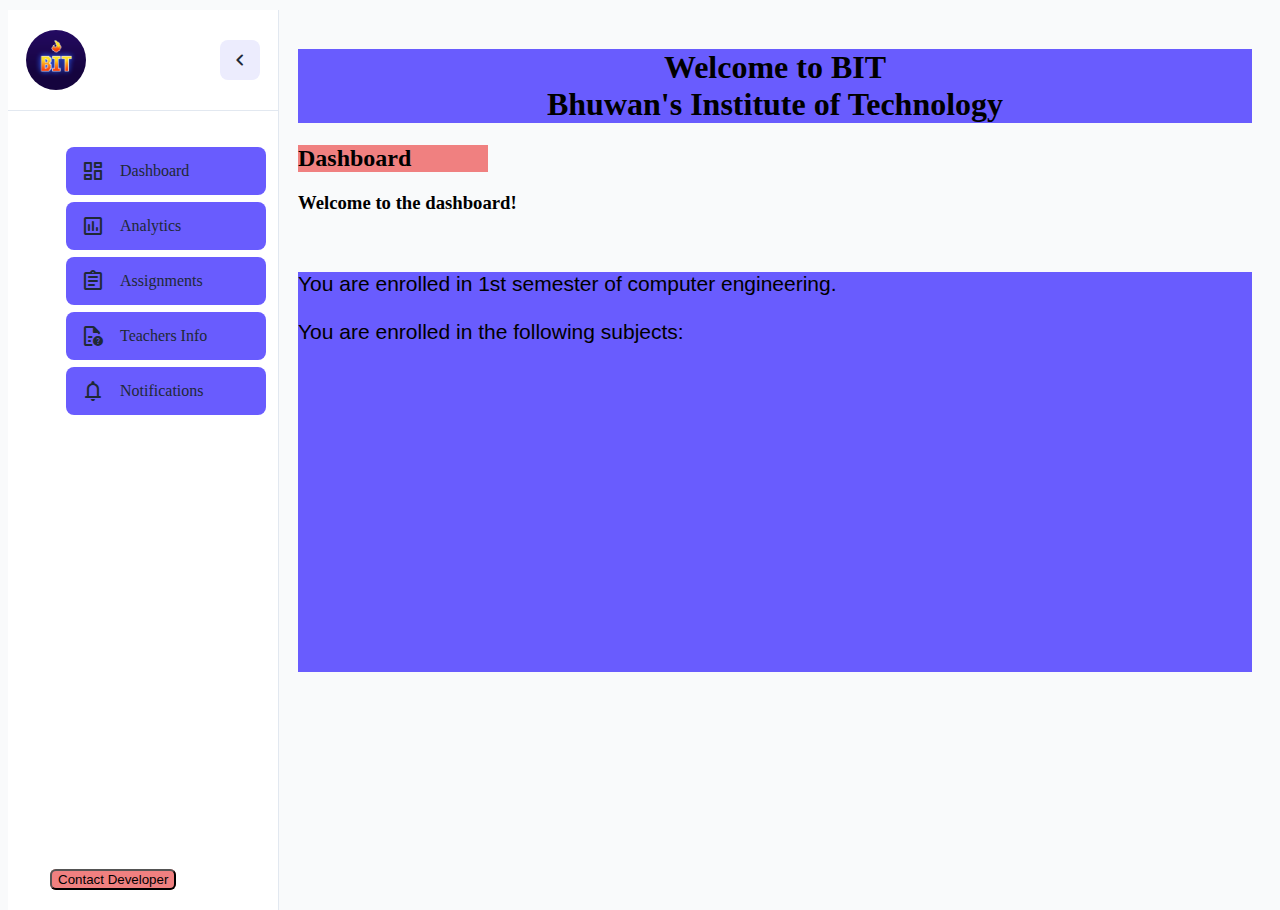
<file: sidebar.html>
<!DOCTYPE html>
<html lang="en">
<head>
    <meta charset="UTF-8">
    <meta name="viewport" content="width=device-width, initial-scale=1.0">
    <title>Sidebar Menu</title>
    <link rel="stylesheet" href="https://fonts.googleapis.com/css2?family=Material+Symbols+Rounded:opsz,wght,FILL,GRAD@20..48,100..700,0..1,-50..200" />

    <link rel="stylesheet" href="stylebar.css">
    <script src="sidebarscript.js" defer></script>

 
</head>

<body>

    <div class="container">
        <main class="main-content">
    <div id="dashboardContent" class="content-section active">

<div class="introcenter">
        <h1>Welcome to BIT <br>
        Bhuwan's Institute of Technology </h1>

</div>
        <h2 class="background">Dashboard</h2>
        <h3>Welcome to the dashboard!</h3> <br>

<div class="dashcontainer">

          <p class="dashtext"> You are enrolled in 1st semester of computer engineering. <br> <br>
            You are enrolled in the following subjects:

        
        </p>
        </div>  
        <!-- dashcontainer div close -->


    </div> 
    <!-- dashboardContent div close -->


    <div id="analyticsContent" class="content-section">
        <h1 class="background">Analytics</h1>
        <p>Your Academic Activities including result and class-room activities </p>
    </div>

    <div id="assignmentsContent" class="content-section">
        <h1 class="background">Assignments</h1>
        <p>Assignments are updated here.</p> <br>
        <p>Click the login button to access our portal if you are a student or a teacher.</p>
        <a href="https://bhuwansangroula.com.np/login.html"> <button class="loginbtn">Login</button> </a>
    </div>

    <div id="teachersContent" class="content-section">
        <h1 class="background">Teachers Info</h1>
        <p>Teachers information goes here. You can find the information related to your faculty teacher in this section.</p>
    </div>

    <div id="notificationsContent" class="content-section">
        <h1 class="background">Notifications</h1>
        <p>Notifications content goes here.</p>
    </div>
</main>


    </div>
    <!-- class container div close -->

  
<aside class="sidebar">

<!-- sidebar header -->

 <header class="sidebar-header">
<img src="images/logotop.png" alt="" class="header-logo">

<button class="sidebar-toggle">
    <span class="material-symbols-rounded"> chevron_left </span>

</button>
 </header>


<div class="sidebar-content">

 <ul class="menu-list">

<li class="menu-item">
    <a href="#" class="menu-link" data-target="dashboardContent">
<span class="material-symbols-rounded"> dashboard </span>
<span class="menu-label"> Dashboard </span>

    </a>
</li>


<li class="menu-item">
    <a href="#" class="menu-link" data-target="analyticsContent">
<span class="material-symbols-rounded"> insert_chart </span>
<span class="menu-label"> Analytics </span>

    </a>
</li>


<li class="menu-item">
    <a href="#" class="menu-link" data-target="assignmentsContent">
<span class="material-symbols-rounded"> assignment </span>
<span class="menu-label"> Assignments </span>

    </a>
</li>


<li class="menu-item">
    <a href="#" class="menu-link" data-target="teachersContent">
<span class="material-symbols-rounded"> unknown_document </span>
<span class="menu-label"> Teachers Info </span>

    </a>
</li>



<li class="menu-item">
    <a href="#" class="menu-link" data-target="notificationsContent">
<span class="material-symbols-rounded"> notifications </span>
<span class="menu-label"> Notifications </span>

    </a>
</li>




<!-- 

<li class="menu-item">
    <a href="#" class="menu-link">
<span class="material-symbols-rounded"> dashboard </span>
<span class="menu-label"> Dashboard </span>

    </a>
</li> -->

 </ul>


<div class="footer" id="contactDeveloper">

<button> Contact Developer</button>

</div>
</div>    

<!-- sidebar-content div closed-->
</aside>








    
</body>
</html>
</file>
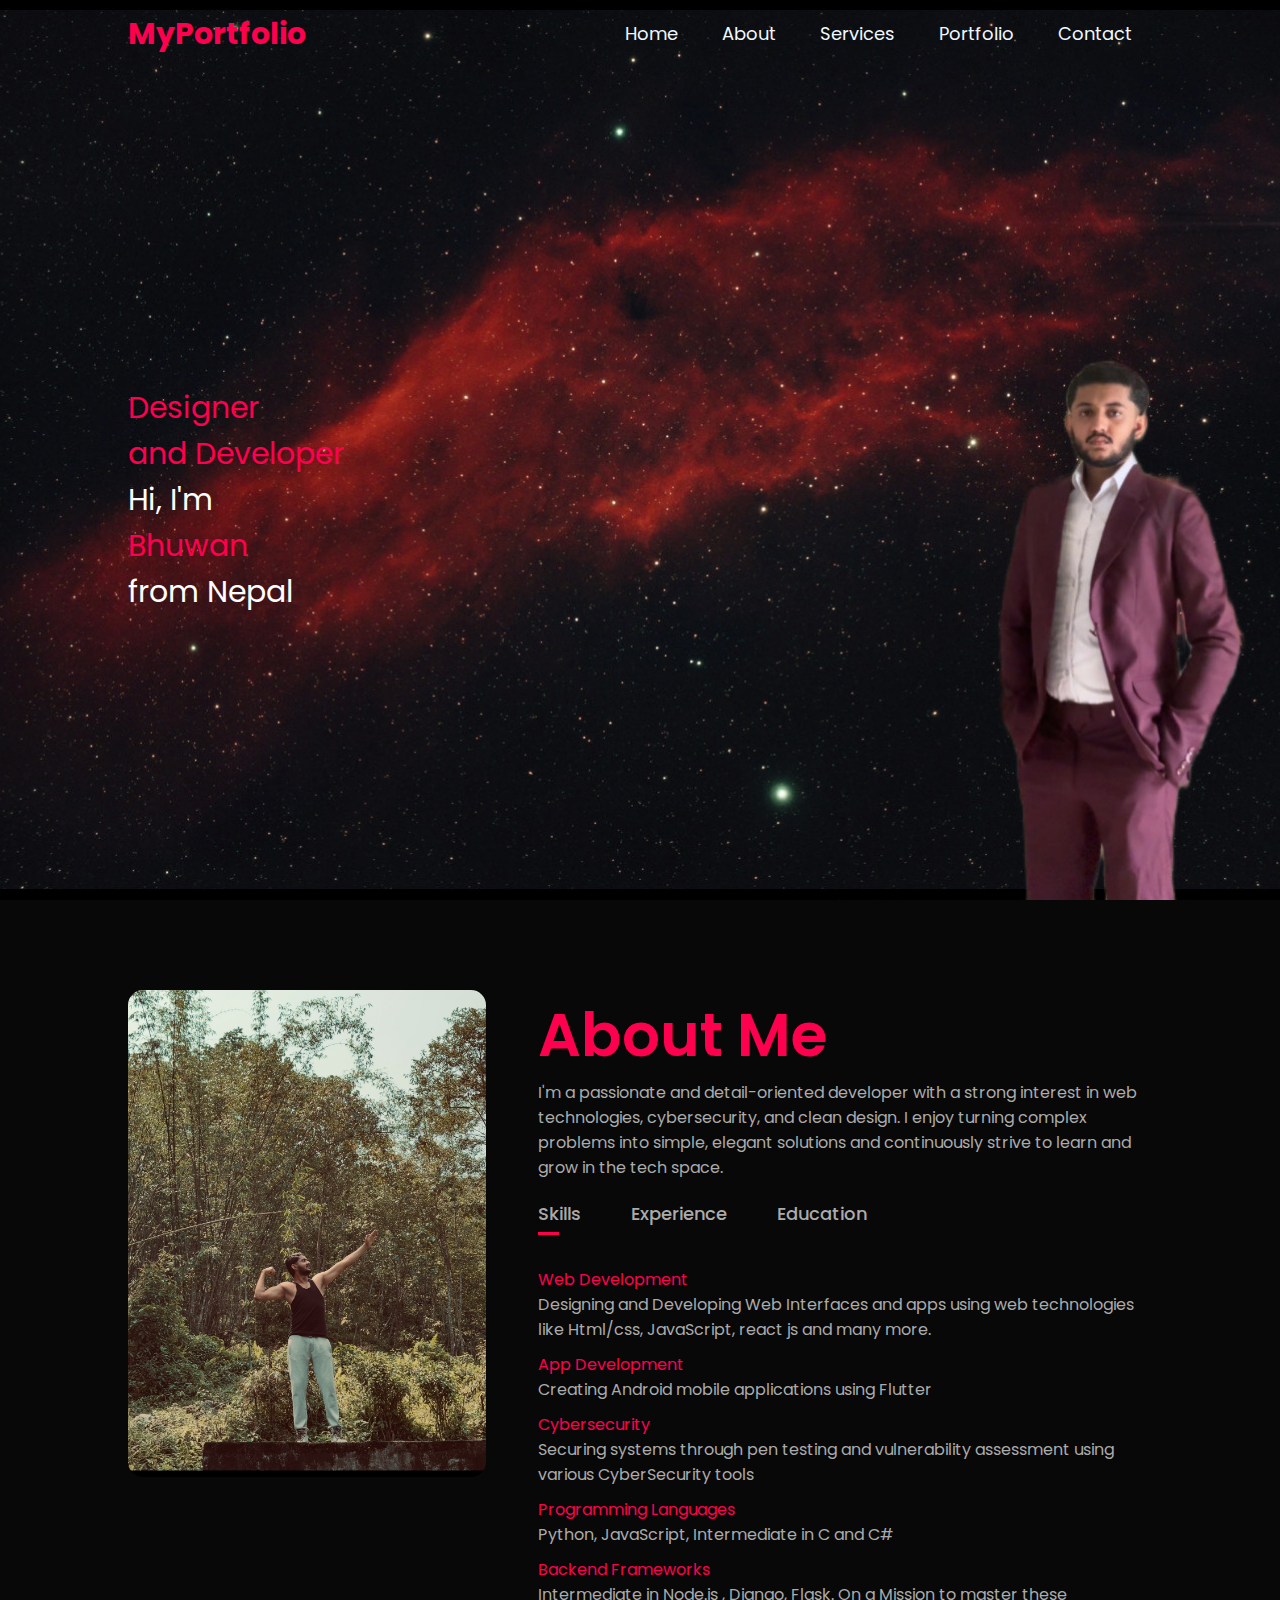
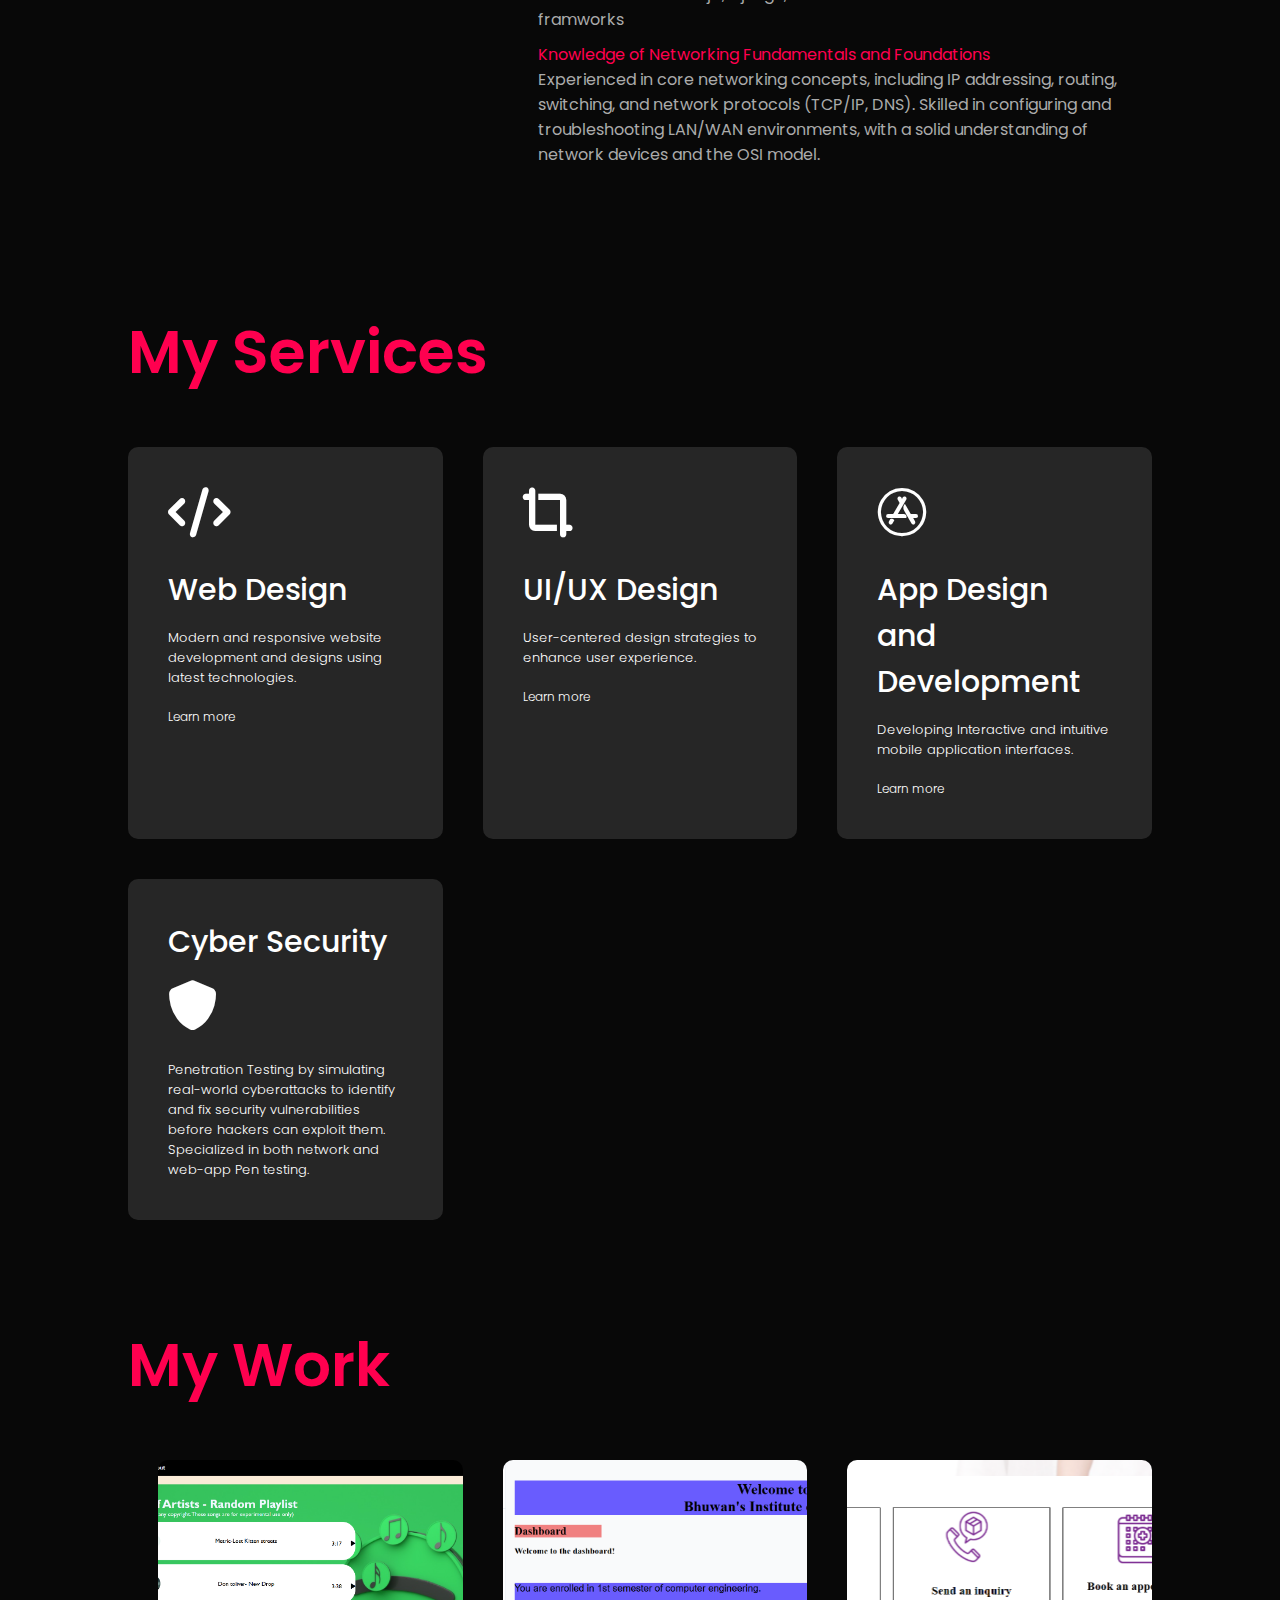
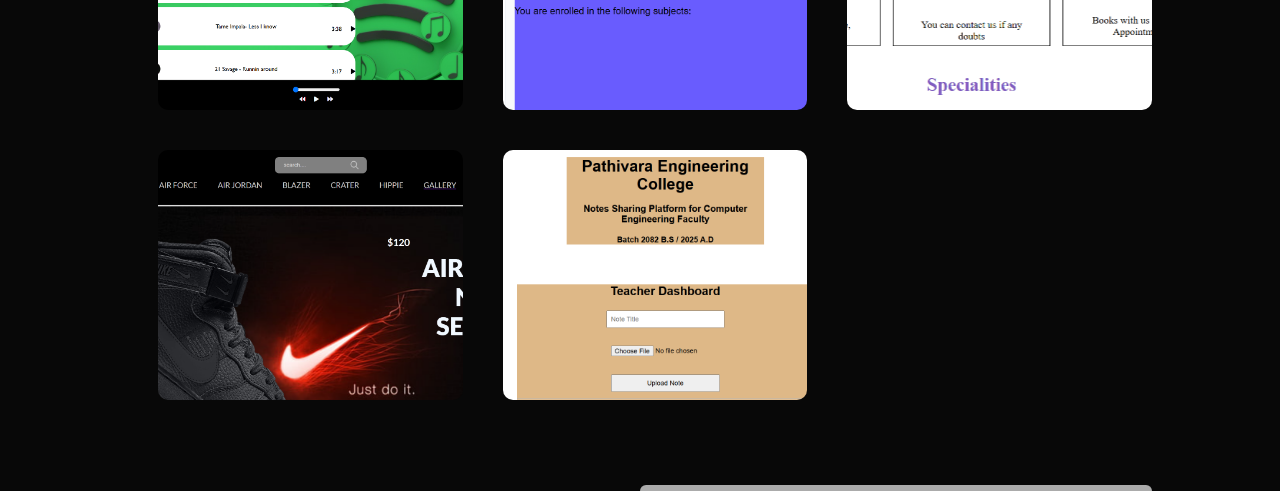
<file: student.html>
<!DOCTYPE html>
<html>
<head>
  <title>Student – Notes</title>
  <link rel="stylesheet" href="style67.css">
</head>

<body onload="protectPage('student'); displayNotes();">
  <h2>Student Dashboard</h2>
  <div id="notesList"></div>
  <br>
  <button onclick="logout()">Logout</button>
  <script src="script.js"></script>
</body>


</html>
</file>
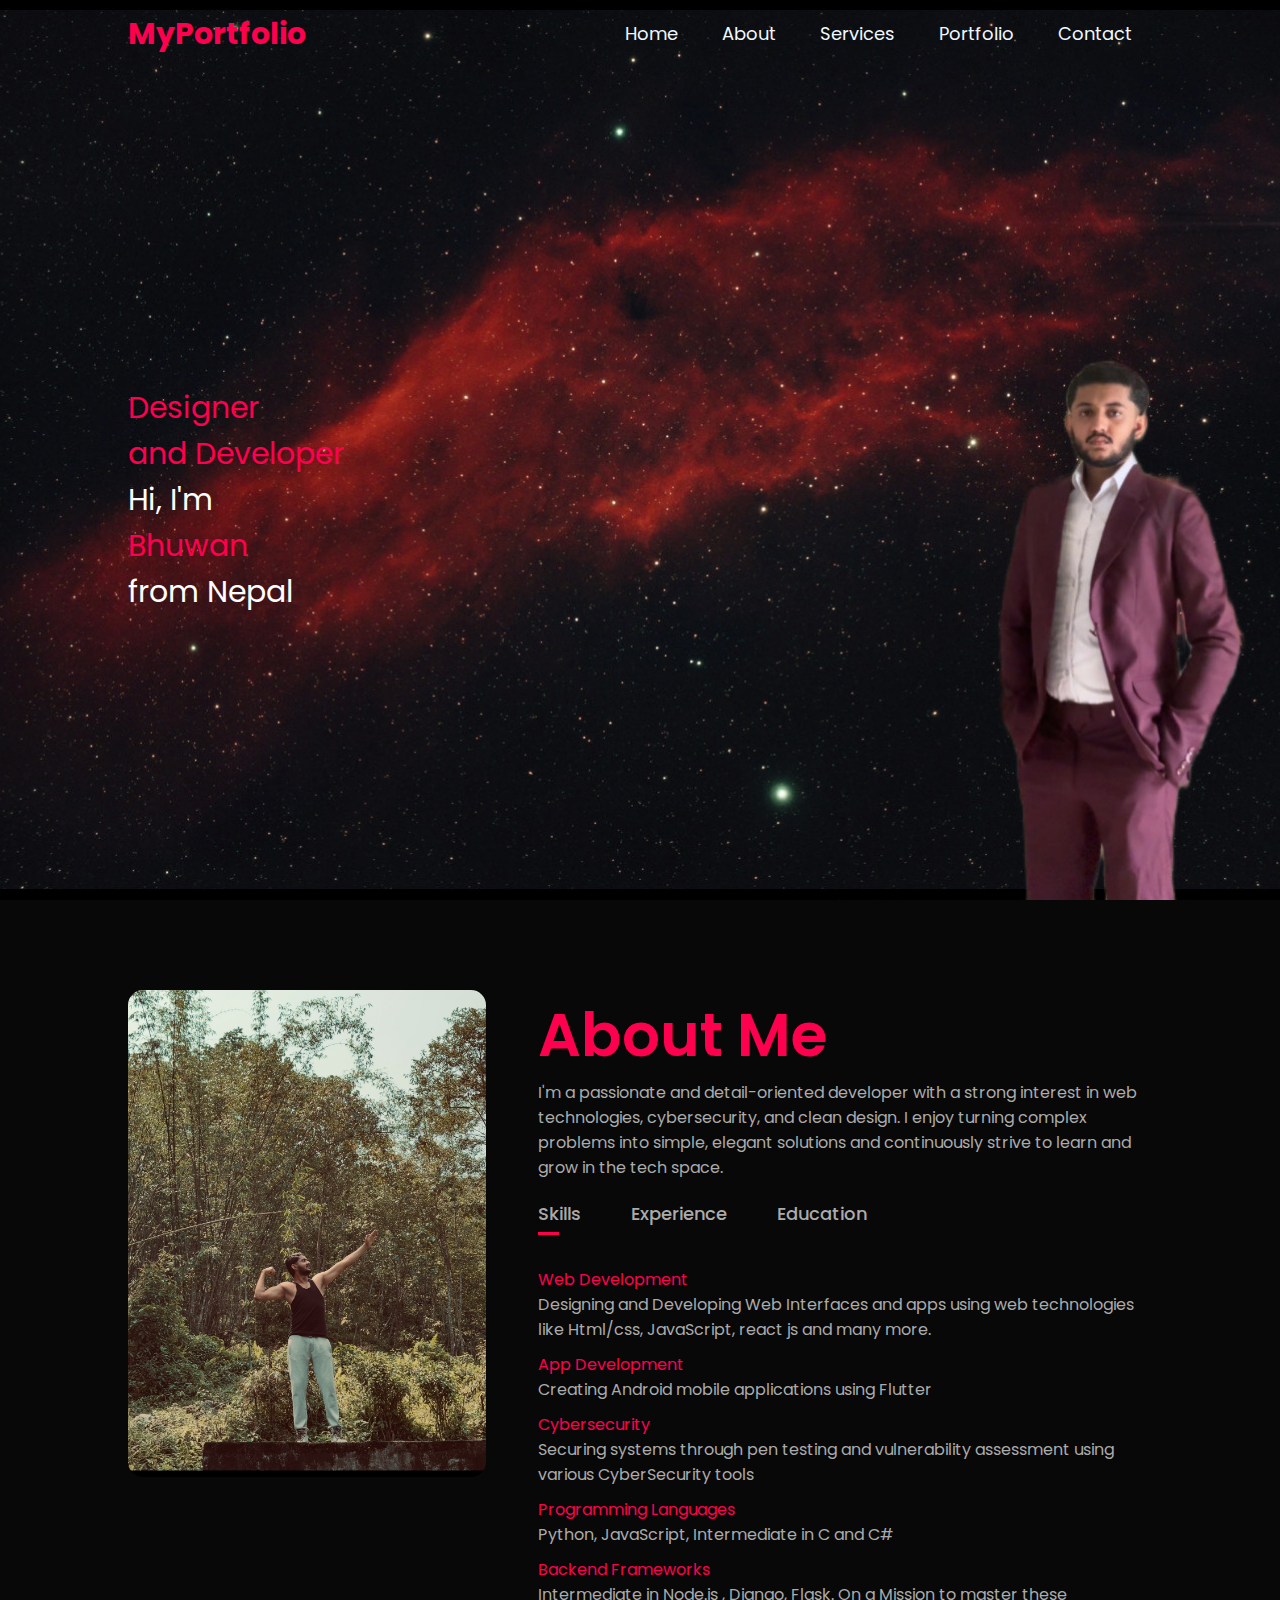
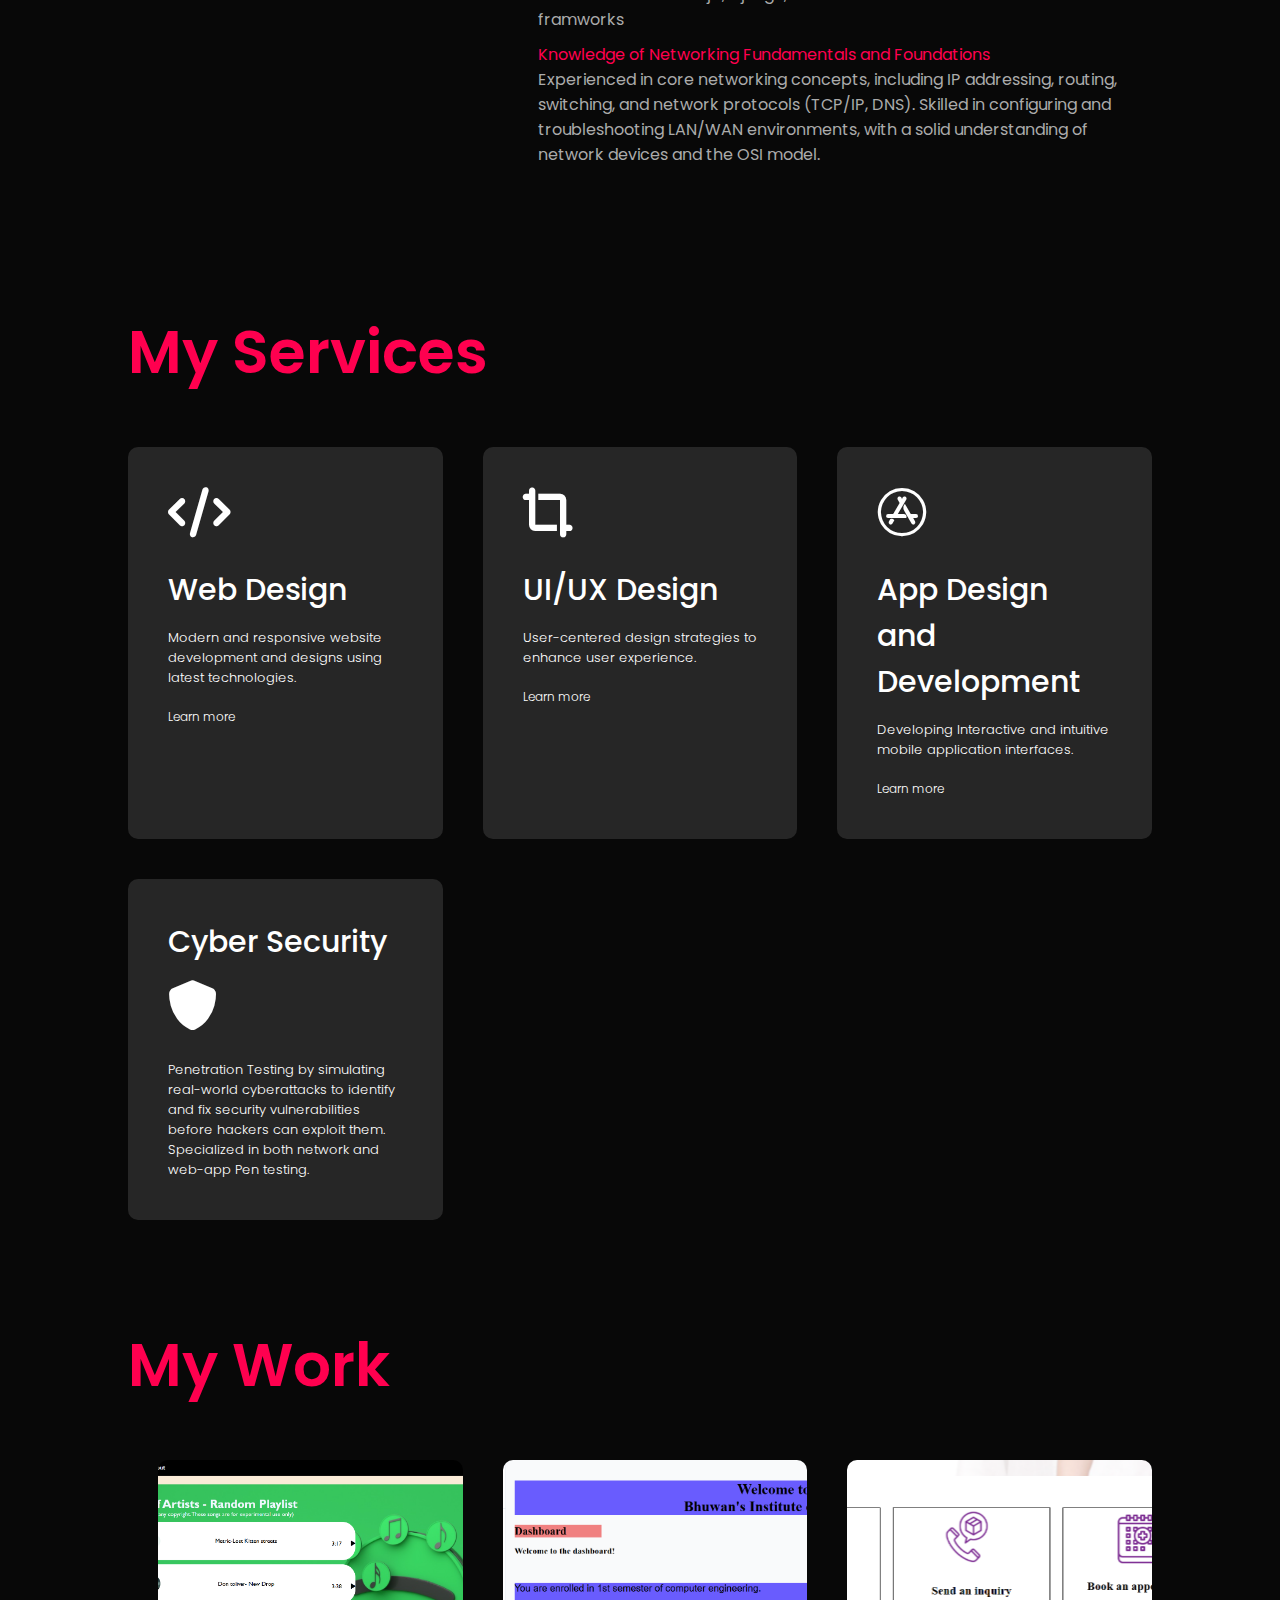
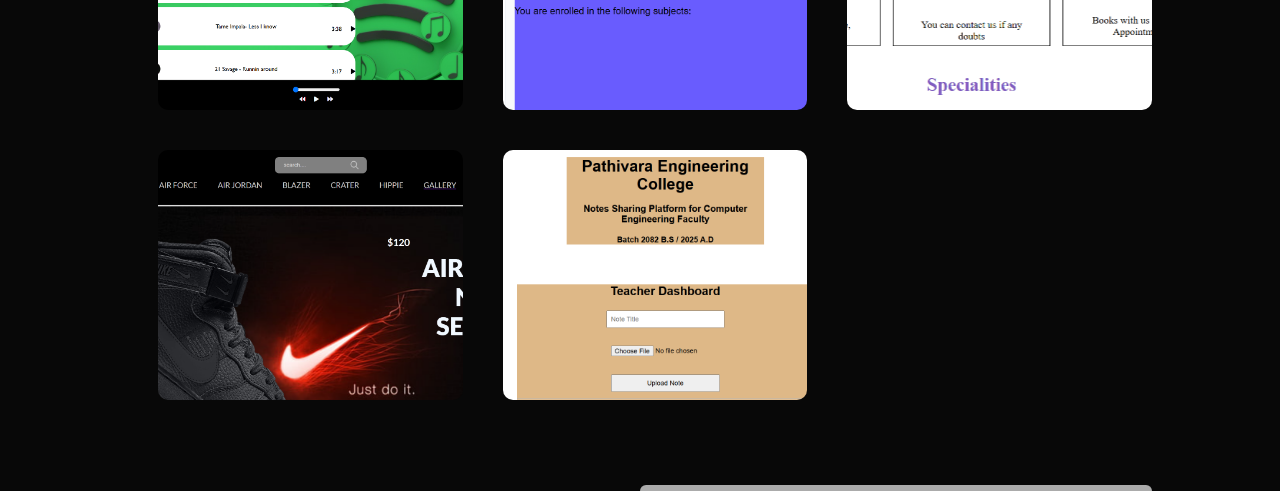
<file: teacher.html>
<!DOCTYPE html>
<html>
<head>
  <title>Teacher – Upload Notes</title>
  <link rel="stylesheet" href="style67.css">
</head>

<body onload="protectPage('teacher'); displayNotes();">

  <div class="header">
  <h1>Pathivara Engineering College</h1>
  <h3>Notes Sharing Platform for Computer Engineering Faculty</h3>
  <h4>Batch 2082 B.S / 2025 A.D </h4>
</div>

<div class="container">
 <h2>Teacher Dashboard</h2>

  <input type="text" id="noteTitle" placeholder="Note Title">

  <br><br>

  <input type="file" id="noteFile">

  <br><br>

  <!-- IMPORTANT: type="button" -->
  <button type="button" onclick="uploadNote()">
    Upload Note
  </button>

  <hr>

  <div id="notesList"></div>

  <br>
  <button onclick="logout()">Logout</button>

  <script src="script.js"></script>

</div>


</body>
</html>
</file>
<file: style1.css>
*{
    margin: 0;
    padding: 0;
    font-family: 'Poppins', sans-serif;
    box-sizing: border-box;
}
html{
    scroll-behavior: smooth;
}




body{
background: #080808  ;
color: #fff;

}
.logo{
    color: #ff004f;
    font-size: 30px;
}

#header{
width: 100%;
height: 100vh;
background-image: url(images/bhu.jpeg);
background-size: cover;
background-position: center;
}

.container{
    padding: 10px 10%;
    /* position: relative;
    left: 1500px; */
}
.text span{
font-size: 14px;
}




.worklist{
    display: flex;
    flex-direction: row;
}
.card {
    perspective: 1000px;
}
.card-inner {
    width: 100%;
    height: 250px;
    transition: transform 0.8s;
    transform-style: preserve-3d;
    position: relative;
    cursor: pointer;
}
.card:hover .card-inner {
    transform: rotateY(180deg);
}
.card-front, .card-back {
    position: absolute;
    width: 100%;
    height: 100%;
    backface-visibility: hidden;
    border-radius: 10px;
    overflow: hidden;
}
.card-front img {
    width: 100%;
    height: 100%;
    object-fit: cover;
}
.card-back {
    background: #262626;
    color: white;
    transform: rotateY(180deg);
    display: flex;
    align-items: center;
    justify-content: center;
    padding: 20px;
    text-align: center;
    cursor: pointer;
}
.clickme{
    font-size: 20px;
}

nav{
    display: flex;
    align-items: center;
    justify-content: space-between;
    flex-wrap: wrap;
}

nav ul li {
    display: inline-block;
    list-style: none;
    margin: 10px 20px;
}

nav ul li a {
color: aliceblue;
text-decoration: none;
font-size: 18px;
position: relative;
    
}

nav ul li a::after{
content: '';
width: 0px;
height: 3px;
background: #ff004f;
position: absolute;
left: 0px;
bottom: -6px;
transition: 0.5s;
}

nav ul li a:hover::after
{
width: 100%;
color: red;
}

.header-text{
    margin-top: 20px;
    font-size: 30px;
}


.header-text h1{
font-size: 60px;
margin-top: 20px;
}

.header-text h1 span{
    color: #ff004f;
}

/*about-me*/

#about{

    padding: 80px 0;
    color: #ababab;

}

.row{
  display: flex;  
justify-content: space-between;
flex-wrap: wrap;
}

.aboutcol1{
    flex-basis: 35%;
}

.aboutcol1 img{
    width: 100%;
    border-radius: 15px;
}

.aboutcol2{
    flex-basis: 60%;

}
.sub{
    font-size: 14px;
}

.subtitle{
    font-size: 60px;
    font-weight: 600;
    color: white;
}
.tabtitles{
    display: flex;
    margin: 20px 0 40px;
}

.tablinks{
    margin-right: 50px;
    font-size: 18px;
    font-weight: 500;
    cursor: pointer;
    position: relative;
}

.tablinks::after{
content: '';
width: 0px;
height: 3px;
background: #ff004f;
position: absolute;
left: 0;
bottom: -8px;
transition: 0.5s;

}
.tablinks.activelink::after{
width: 50%;

}
.tabcontents ul li{
list-style: none;
margin: 10px 0px;
}

.tabcontents ul li span{
    color: #ff004f;
    font-size: 16px;
}
.tabcontents{
    display: none;
}
.tabcontents.activetab{
    display: block;
}


/* Sercies */

#services{
    padding: 30px 0;

}

.serviceslist{
    display: grid;
    grid-template-columns: repeat(auto-fit, minmax(250px,1fr));
    grid-gap: 40px;
    margin-top: 50px;
}
.serviceslist div{
    background: #262626;;
    padding: 40px;
    font-size: 13px;
    font-weight: 300;
    border-radius: 10px;
    transition: background 0.5s, transform 0.5s;

}
.serviceslist div:hover{
    background: #ff004f;
    transform: translateY(-10px);

}
.serviceslist div i{
    font-size: 50px;
    margin-bottom:30px ;
}
.serviceslist div h2{
    font-size: 30px;
    font-weight: 500;
    margin-bottom: 15px;
}

.serviceslist div a{
    text-decoration: none;
    color: #fff;
    font-size: 12px;
    margin-top: 20px;
    display: inline-block;
}

#portfolio{

padding:50px 0 ;

}
.clone{
    height: 250px;
    width: 500px;
   
  
}
.work a{
    text-decoration: none;
    font-size: 40px;
    color: wheat;

}


.work p{
    margin-top: 20px;
    font-size: 20px;
}

.worklist{
    display: flex;
    margin-left: 30px;
    

}


.worklist{
    display: grid;
    grid-template-columns: repeat(auto-fit, minmax(250px,1fr));
    grid-gap: 40px;
    margin-top: 50px;
}



.contactleft{
    flex-basis: 35%;


}

.contactright{
    flex-basis: 50%;
}

.contactleft p{
margin-top: 30px;

}

.contactleft p i{
  color: #ff004f;  
  margin-right: 15px;
  font-size: 25px;
}

.socialicons{
margin-top: 30px;

}

.socialicons a{
text-decoration: none;
font-size: 30px;
margin-right: 15px;
color: #ababab;
display: inline-block;
transition: transform 0.5s;

}
.socialicons a:hover{

    color: #ff004f;
    transform: translateY(-5px);
}
.btn.btn2{

    display: inline-block;
    background:#ff004f;
    color: aliceblue;
    width: 130px;
    height: 30px;
    margin-top: 30px;
    
}
.btn.btn2 span{
   position: relative;
   left: 18px;
}

.contactright form{
width: 100%;
}

form input, form textarea{
    width: 100%;

    border: 0;
    outline: none;
    padding: 15px;
    margin: 15px 0;
    font-size: 18px;
    border-radius: 6px;
    background: #ababab
}
form .btn2{
    
    font-size: 18px;
    cursor: pointer;
}

nav .fas
{
    display: none;
}
.design{
    color: #ff004f;
}
.text{
    margin-top: 32%;
    color: #ff004f;
}
.new{
    height: 140px;
    width: 140px;
}
.newtxt{
    position: relative;
    top: 20px;
}

#header h1, #about h1, #services h1 , #portfolio h1,#contact h1 {
    color: #ff004f;
    

}
.bhuone{
    color: #ff004f;
}


@media only screen and (max-width: 600px){
    #header {
        background-image: url(images/new.jpeg);
    }

    .header-text {
        margin-top: 50%;
        font-size: 16px;
        text-align: center;
    }

    .header-text h1 {
        font-size: 30px;
    }

    nav .fas {
        display: block;
        font-size: 25px;
    }

    nav ul {
        background: #ff004f;
        position: fixed;
        top: 0;
        right: -200px;
        width: 200px;
        height: 100vh;
        padding-top: 50px;
        z-index: 2;
        transition: right 0.5s;
    }

    nav ul li {
        display: block;
        margin: 25px;
    }

    nav ul .fas {
        position: absolute;
        top: 25px;
        left: 25px;
        cursor: pointer;
    }

    .subtitle {
        font-size: 40px;
        text-align: center;
    }

    .aboutcol1, .aboutcol2 {
        flex-basis: 100%;
        text-align: center;
    }

    .aboutcol1 {
        margin-bottom: 30px;
    }

    .aboutcol2 {
        font-size: 14px;
    }

    .tablinks {
        font-size: 16px;
        margin-right: 20px;
    }

    .tabtitles {
        justify-content: center;
        flex-wrap: wrap;
    }

    .serviceslist {
        grid-template-columns: 1fr;
    }

    .worklist {
        grid-template-columns: 1fr;
        margin-left: 0;
    }

    .card-inner {
        height: 200px;
    }

    .contactleft, .contactright {
        flex-basis: 100%;
    }

    .text {
        position: relative;
        top: -70px;
        font-size: 18px;
        text-align: center;
    }

    .bhuwan {
        position: relative;
        top: 140px;
        text-align: center;
    }

    .header-text h5 {
        font-size: 20px;
    }

    .container {
        padding: 10px 5%;
    }

    .socialicons {
        text-align: center;
    }

    .socialicons a {
        margin: 10px;
    }

    .btn.btn2 {
        display: block;
        width: 100%;
        height: auto;
        padding: 10px 0;
        text-align: center;
    }

    form input, form textarea {
        font-size: 16px;
        padding: 12px;
    }

    .work a {
        font-size: 24px;
    }

    .work p {
        font-size: 16px;
    }

    .clone {
        width: 100%;
        height: auto;
    }
}
</file>
<file: find-doctor.css>
.doccontainer{
    display: flex;
    justify-content: space-evenly;
    flex-wrap: wrap;
    position: relative;
    top: 40px;
    /* border: 3px solid #7f5cc1; */
}

.doc1 , .doc2 , .doc3, .doc4 , .doc5, .doc6{
   
    height :396px;
    width: 300px;
    border: 2px solid black;
}

.docimg{
    display: flex;
    justify-content: center;
}

.doc1 img{
    height: 100px;
}

.doc2 img{
    height: 94px;
  
}

.doc3 img{
    height: 157px;
}


.doccontainer2{
     display: flex;
    justify-content: space-evenly;
    flex-wrap: wrap;
    position: relative;
    top: 80px;

}

.icons{
    display: flex;
    justify-content: space-between;
    flex-wrap: wrap;
}



 .icons img{
    height: 38px;
 }

 .icons img:hover{
    cursor: pointer;
 }

 
 .modal {
    display: none;
    position: fixed;
    top: 0;
    left: 0;
    width: 100%;
    height: 100%;
    background: rgba(0,0,0,0.5);
    z-index: 9999;
}

.modal-content {
    background: #fff;
    width: 300px;
    margin: 120px auto;
    padding: 20px;
    border-radius: 8px;
    text-align: center;
}

.close {
    float: right;
    cursor: pointer;
    font-size: 22px;
}
</file>
<file: hos.css>
.nav ul{
    display: flex;
    justify-content: space-between;
    flex-wrap: wrap;
    align-items: center;
    height: 50px;
    list-style-type: none;
    background: #7f5cc1;
    color: aliceblue;
    border-radius: 8px;
    font-family: 'Franklin Gothic Medium', 'Arial Narrow', Arial, sans-serif;
    font-size: 18px;
    padding: 0 20px;

}

.nav ul a{
    text-decoration: none;
    color: white;
}

.nav ul li {
    padding: 0 15px;
    cursor: pointer;
}

.hoslogo img {
    height: 70px;
   
    
}

.hero {
    min-height: 70vh;
    background: 
        linear-gradient(to right, rgba(255,255,255,0.9) 40%, rgba(255,255,255,0.2)),
        url("images1/mainimg.png") no-repeat center right;
    background-size: cover;
    display: flex;
    align-items: center;
    padding: 5%;
}

.hero-content {
    max-width: 600px;
}

.hero h1 {
    font-size: clamp(24px, 4vw, 48px);
    line-height: 1.2;
}

.hero h1 span {
    display: block;
}

.hero h2 {
    margin-top: 20px;
    font-size: clamp(18px, 3vw, 28px);
}

.hero p {
    margin-top: 15px;
    font-size: clamp(14px, 2vw, 18px);
    line-height: 1.6;
}

.hero-content h1{
    background-color: lightskyblue;
}
.hero-content h2{
    background: #7f5cc1;
}

.hero-content p{

    background-color: #7f5cc1;
}

.learnmore {
    margin-top: 20px;
    padding: 10px 18px;
    background: lightgreen;
    border-radius: 6px;
    border: none;
    font-size: 16px;
}


.learnmore{
    background-color: lightgreen;
    color: black;
    border-radius: 5px;
    font-size: 18px;
}

.learnmore:hover{
    cursor: pointer;
    background-color: greenyellow;
}

.cards {
    display: flex;
    justify-content: center;
    gap: 20px;
    flex-wrap: wrap;   
    margin-top: 50px;
}

.cards:hover{
    cursor: pointer;
}

.card1, .card2, .card3 {
    height: 220px;
    width: 250px;
    max-width: 90%;
    border: 1px solid black;
}


.inside {
    display: flex;
    flex-direction: column;
    align-items: center;
    text-align: center;
}

.specialties-container {
  max-width: 1200px;
  margin: 0 auto;
  padding: 20px;
}

.specialties-header {
  
  text-align: center;
  margin-bottom: 30px;
}

.specialties-header h2 {
  color: #7f5cc1;
  font-size: 30px;
}

.specialties-grid {
  display: grid;
  grid-template-columns: repeat(auto-fit, minmax(220px, 1fr));
  gap: 20px;
  justify-items: center;
}

.specialty {
  background-color: #fff;
  border: 2px solid #7f5cc1;
  border-radius: 10px;
  padding: 20px;
  text-align: center;
  width: 100%;
  max-width: 250px;
  box-shadow: 0px 4px 10px rgba(0, 0, 0, 0.1);
}

.specialty:hover{
    background: #7f5cc1;
}

.specialty p {
  color: brown;
  font-weight: bold;
  font-size: 16px;
}

.specialties-grid {
  display: grid;
  grid-template-columns: repeat(4, 1fr);
  gap: 20px;
}

.specialty:hover{
cursor: pointer;

}

.footer {
    display: grid;
    grid-template-columns: repeat(3, 1fr);
    background-color: #7f5cc1;
    padding: 40px 20px;
    gap: 30px;
    color: white;
}

.footer-col h2 {
    margin-bottom: 15px;
}

.footer-col ul {
    padding: 0;
    margin: 0;
}

.footer-col ul li {
    list-style: none;
    margin-bottom: 10px;
}

.footer-col a {
    text-decoration: none;
    color: white;
}

.socialicons img {
    margin-top: 15px;
}


@media (max-width: 768px) {
    .nav ul {
        flex-direction: row;
        flex-wrap: wrap;
        padding: 10px;
    }
 .nav-links {
        flex-direction: column;
        width: 100%;
        text-align: center;
        gap: 15px;
        margin-top: 10px;
    }
}
 


@media (max-width: 600px) {
  .specialties-grid {
    grid-template-columns: repeat(2, 1fr);
  }
}

/* 
footer */

/* tablet 2 columns */

@media (max-width: 900px) {
    .footer {
        grid-template-columns: repeat(2, 1fr);
        text-align: center;
    }
}

/* mobile 1 column */

@media (max-width: 600px) {
    .footer {
        grid-template-columns: 1fr;
        text-align: center;
    }
}
</file>
<file: style67.css>
body {
  font-family: Arial;
  text-align: center;
  margin-top: 40px;
}

input, button {
  padding: 8px;
  margin: 5px;
  width: 220px;
}

button {
  cursor: pointer;
}

ul {
  list-style: none;
  padding: 0;
}

.container{
  position: relative;
  top:60px;
  background-color: burlywood;
  width: 600px;
 right: -350px;
}

.header{
  background-color: burlywood;
  width: 400px;
  position: relative;
  left: 450px;
}
</file>
<file: shoes.css>
html{
    scroll-behavior: smooth;
}

body{
font-family: 'Lato';
padding: 0;
margin: 0;

}

nav{
    background-color: black;
    color: aliceblue;
    padding: 20px 50px;
}

.navtop{
    display: flex;
    align-items: center;
    justify-content: space-between;
}

.search{
    display: flex;
    align-items: center;
    background-color:gray ;
    padding: 10px 20px;
    border-radius: 10px;
}

.searchinput{
    border: none;
    background-color: transparent;
    
}

.searchinput::placeholder{
    color: lightgray;
}

.limitedoffer{
    font-size: 20px;
    border-bottom: 2px solid green;
    cursor: pointer;
}

.navbottom{
    display: flex;
    align-items: center;
    justify-content: center;
}
.menuitem{
    margin-right: 50px;
    cursor: pointer;
    color: lightgray;
    font-weight: 400;

}

.slider{
     background-image: url(img/bg.png);
    background-repeat: no-repeat;
    background-position: center;
    background-size: cover; 
    overflow: hidden;
}

.slider h1{
    color: aliceblue;
}

.sliderwrapper{
    display: flex;
    width: 500vw;
    transition: all ease-in-out 1s;

}

.slideritem{
    width: 100vw;
    display: flex;
    align-items: center;
    justify-content: center;
    position: relative;
}
/* 
.sliderbg{
    height: 750px;
    width: 750px;
    border-radius: 50%;
    background-color: yellow;
    position: absolute;

} */

.slidertitle{
    position: absolute;
   top: 10%;
   right: 10%;
   font-size: 60px;
   font-weight: 900;
   text-align: center;
   color: white; 
   z-index: 1;
}

.slideprice{
    position: absolute;
   top: 10%;
   right: 10%;
   font-size: 60px;
   font-weight: 900;
   text-align: center;
   color: white;
      z-index: 1;

}
.sliderimg{
    position: relative;
    right: 260px;
}
 .buybutton{
    position: absolute;
   top: 50%;
   right: 10%;
   font-size: 30px;
   font-weight: 900;
   color: white;
   z-index: 1;
   cursor: pointer;
   border: 1px solid gray;
   background-color: black;
 }
 .buybutton:hover{
    background-color: white;
    color: black;
 }

.sliderprice{
    position: relative;
    right:180px;
    top: -300px;
    color: white;
}

.features{
    display: flex;
    align-items: center;
    justify-content: space-between;
    padding: 50px;

}
.featureicon{
    width: 50px;
    height: 50px;
}

.feature{
    display: flex;
    flex-direction: column;
    align-items: center;
    text-align: center;
}

.featuretitle{
   font-size: 20x;
   font-weight: 600;
   margin: 20px; 
}

.featuredescription{
    color: gray;
}
.product{
height: 100vh;
background-color: whitesmoke;
position: relative;

}

.productimg{
    width: 30%;
}

.productdetails{
    position: absolute;
    top: 10%;
    right: 0;
    width: 40%;
    padding: 50px;
}

.producttitle{
   font-size: 75px;
   font-weight: 900; 
}

.productdesc{
    font-style:30px;
    color: gray;
}

.colors, .sizes{
    display: flex;
  

}

.color{
    width: 32px;
    height: 32px;
    border-radius: 5px;
    background-color: black;
    margin-right: 10px;
    cursor: pointer;
}

.color:last-child{
    background-color: darkblue;
}

.size{
    padding: 5px 20px;
    border: 1px solid black;
    margin-right: 10px;
    margin-top: 10px;
    cursor: pointer;
    font-size: 20px;

}

.productbutton{
    float: left;
    padding: 10px 20px;
    background-color: black;
    font-weight: 600;
    color: whitesmoke;
    cursor: pointer;
    margin-top: 20px;

}

.productbutton:hover{
    background-color: white;
    color: black;
}

.gallery{
    padding: 50px;
    display: flex;
}

.galleryitem{
    flex: 1;
    padding: 50px;

}

.galleryitem{
    width: 100%;
}
.galleryimg{
    height: 500px;
    width: 310px;
}

.flistitem{
    color: black;
    
}

footer{
    display: flex;
}

.footerleft{
    flex: 2;
    display: flex;
    justify-content: space-between;
    padding: 50px;
}

.fmenulist{
    list-style: none;

}

.flistitem{
    margin-bottom: 10px;
    color: gray;
    cursor: pointer;
    font-weight: 500;
    font-size: 25px;
}

@media screen  and (max-width:600px){
nav{
padding: 20px;
}
.search{
    display: none;
}  
.menuitem{
    margin: 20px;
    font-weight: 700;
    font-size: 20px;
}

.navbottom{
  flex-wrap: wrap;  
}
.slider{
    display: flex;
    flex-direction: column;
    overflow: hidden;
    position: relative;
}

.sliderimg{
    width: 90%;
}
.sliderbg{
    width: 100%;
    height: 100%;
}

.slidertitle{
   display: none; 
}

.sliderprice{
    top: unset;
    bottom: -70px;
    left: -20px;
    background-color: lightgray;
}

.buybutton{
    top: unset;
   bottom: 0px; 
   right: 200px;
}

.features{
    flex-direction: column;
}

.product{
    height: 500px       ;
}
.productprice{
   position: relative;
   left: 50px;
}

.producttitle{
    font-size: 30px;
    position: relative;
    right: -40px;


}

.gallery
{
    display: flex;
    flex-direction: column;
    flex-wrap: wrap;
   
}
.galleryimg{
    height: 300px;
    width: 200px;
}


footer{
    display: flex;
    flex-direction: column;
}

.fmenutitle{
    font-size: 20px;
}

.flistitem{
    font-size: 18px;
}
.fmenutitle{
    padding: 10px;
}



}
</file>
<file: stylebar.css>
:root {

    --color-text-primary: #1F2936;
    --color-text-placeholder: #798EAE;
    --color-bg-primary: #f9fafb;
    --color-bg-secondary: #ECECFD;
    --color-bg-sidebar: #FFFFFF;
    --color-border-hr: #E2E8F0;
    --color-hover-primary: #695CFE;
    --color-hover-secondary: #e2e2fb;
    --color-shadow: rgba (0, 0, 0 0.05,);

}


body{
    background: var(--color-bg-primary);
}

.background{
    background: lightcoral;
    width: 190px;
}

.loginbtn{
    width: 80px;
    height: 25px;

}

.dashcontainer{
    background: #695CFE;
    height: 400px;
}

.dashtext{
    font-size: 21px;
    font-family: sans-serif;
    
}

.introcenter{
text-align: center;
background-color: #695CFE;
}


.sidebar {

    position: absolute;
    top: 10px;
    height: 100vh;
    width: 270px;
    background: var(--color-bg-sidebar);
    border-right: 1px solid var(--color-border-hr);
    box-shadow: 0 3px 9px var(--color-shadow);
}

.sidebar .sidebar-header {

    display: flex;
    padding: 20px 18px;
    align-items: center;
    justify-content: space-between;
    border-bottom: 1px solid var(--color-border-hr);

}


.sidebar-header .header-logo {
    width: 60px;
    height: 60px;
    object-fit: cover;
    display: block;
    border-radius: 50%;
}

.sidebar-header .sidebar-toggle{
    height: 40px;
    width: 40px;
    border: none;
    cursor: pointer;
    border-radius: 8px;
    display: flex;
    align-items: center;
    justify-content: center;
    color: var(--color-text-primary);
    background: var(--color-bg-secondary);
    transition: 0.5s ease;

}

.sidebar-header .sidebar-toggle:hover {
    background: var(--color-hover-secondary);
}

.sidebar .sidebar-content {
   
    position: absolute;
    /* left: -40px; */
    padding: 20px 18px;
    overflow: hidden auto;
    scrollbar-width: thin;
    scrollbar-color: var(--color-text-placeholder) transparent;
}

.sidebar-content .menu-list {
    display: flex;
    gap: 7px;
    flex-direction: column;
    list-style: none;
    width: 200px;

}

.sidebar-content .menu-link {
    text-decoration: none;
    display: flex;
    align-items: center;
    gap: 15px;
    white-space: nowrap;
    padding: 12px 15px;
    border-radius: 8px;
    color: var(--color-text-primary);
    background:var(--color-hover-primary);
    transition: 0.4s ease;
}

.menu-list .menu-link:hover {
    color: white;
}
 
.footer{
    position: fixed;
    bottom: 10px;
    left: 50px;

}

.footer, button {
    background: lightcoral;
    border-radius: 6px;
   
}


.footer, button:hover {
    color: whitesmoke
}

/* =====================================
   FOR HIDING SLIDEBAR
   ===================================== */

.sidebar {
    overflow: hidden;
}

/* collapsed width */
.sidebar.collapsed {
    width: 70px;
}

/* FORCE content back inside sidebar */
.sidebar.collapsed .sidebar-content {
    position: relative;
    left: 0 ;
    right: auto;
    padding: 20px 0;
}

/* FORCE menu to stay inside */
.sidebar.collapsed .menu-list {
    width: 100%;
    padding-left: 0;
}

/* FORCE items to the LEFT */
.sidebar.collapsed .menu-item {
    width: 100%;
    display: flex;
    justify-content: flex-start !important;
    padding-left: 10px;
}

/* icon button */
.sidebar.collapsed .menu-link {
    width: 46px;
    height: 46px;
    padding: 0;
    justify-content: center;
    border-radius: 12px;
}

/* hide text only */
.sidebar.collapsed .menu-label {
    display: none ;
}

/* KEEP TOGGLE BUTTON VISIBLE */
.sidebar.collapsed .sidebar-header {
    justify-content: center;
}

.sidebar.collapsed .sidebar-toggle {
    display: flex;
}

/* hide footer */
.sidebar.collapsed .footer {
    display: none;
}


/* CSS FOR MAIN CONTENT */

.main-content {
    margin-left: 270px; 
    padding: 20px;
}

.content-section {
    display: none;
}

.content-section.active {
    display: block;
}
</file>
